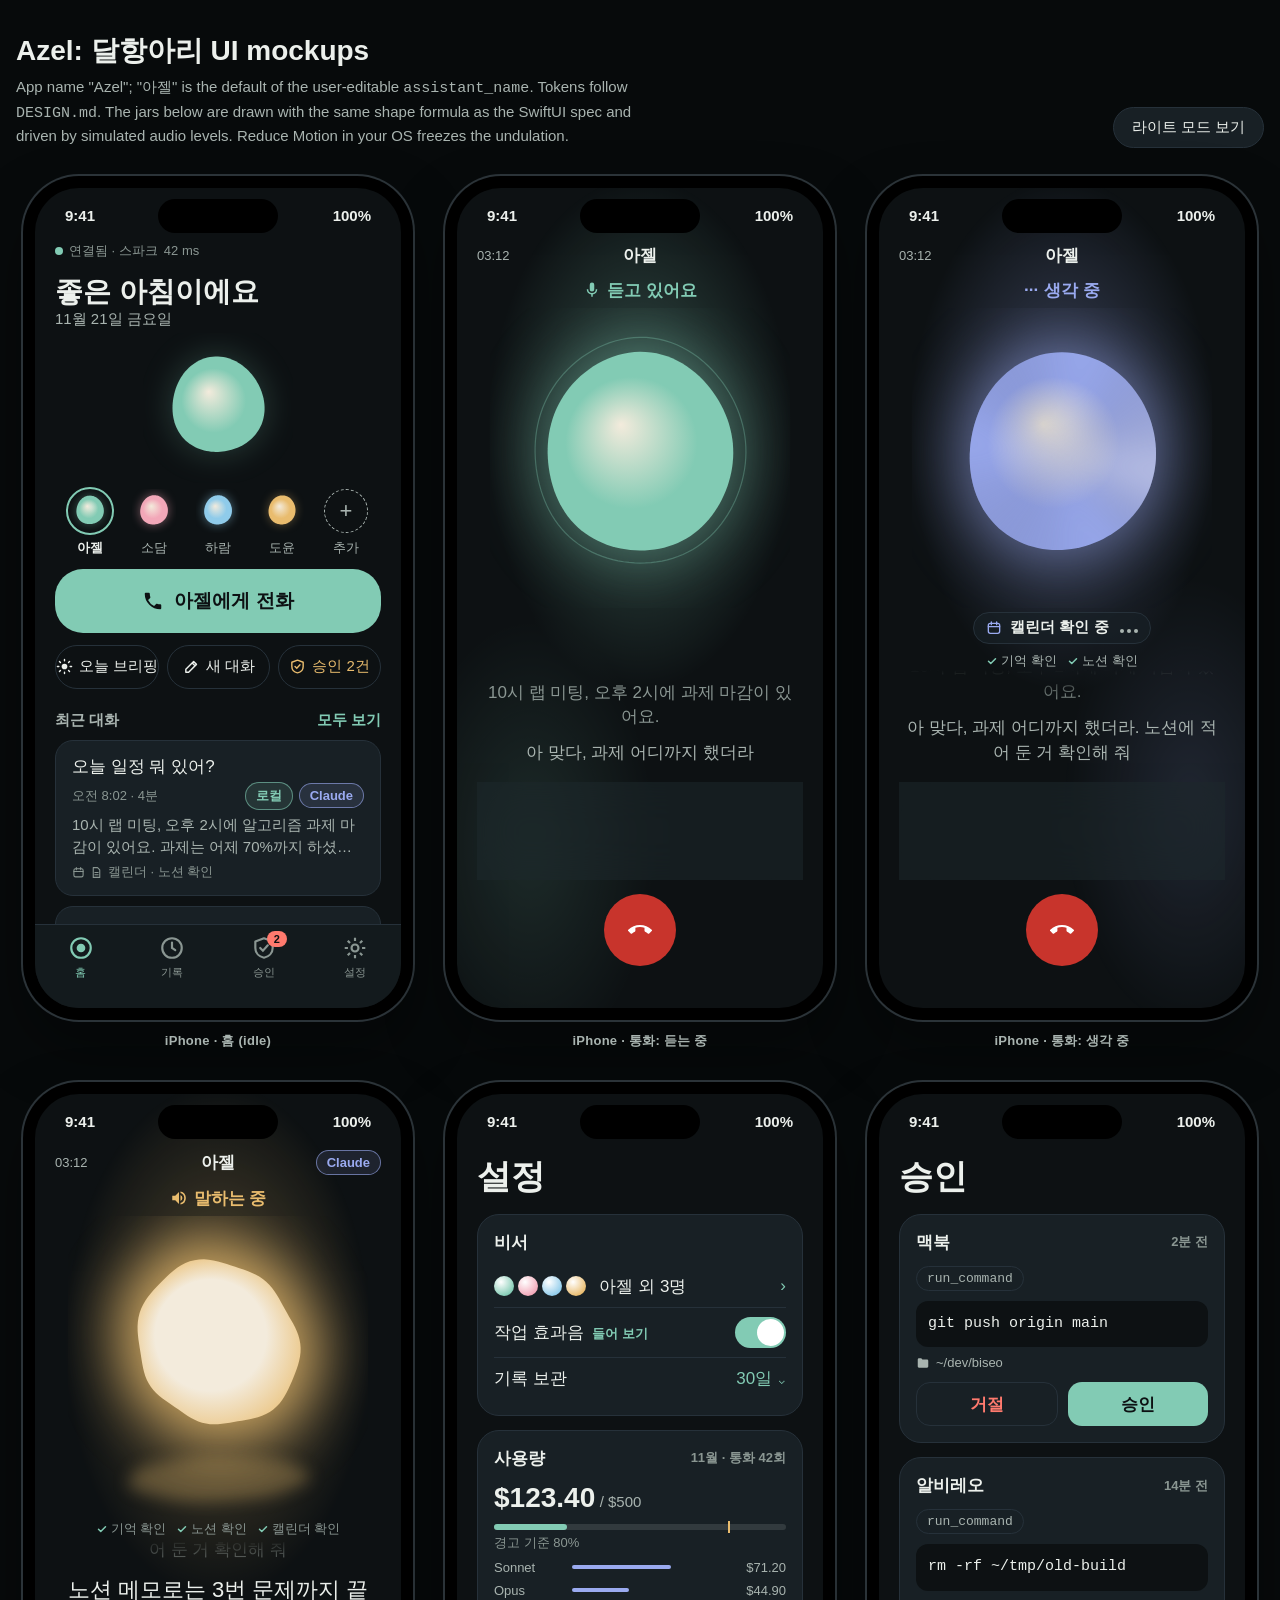
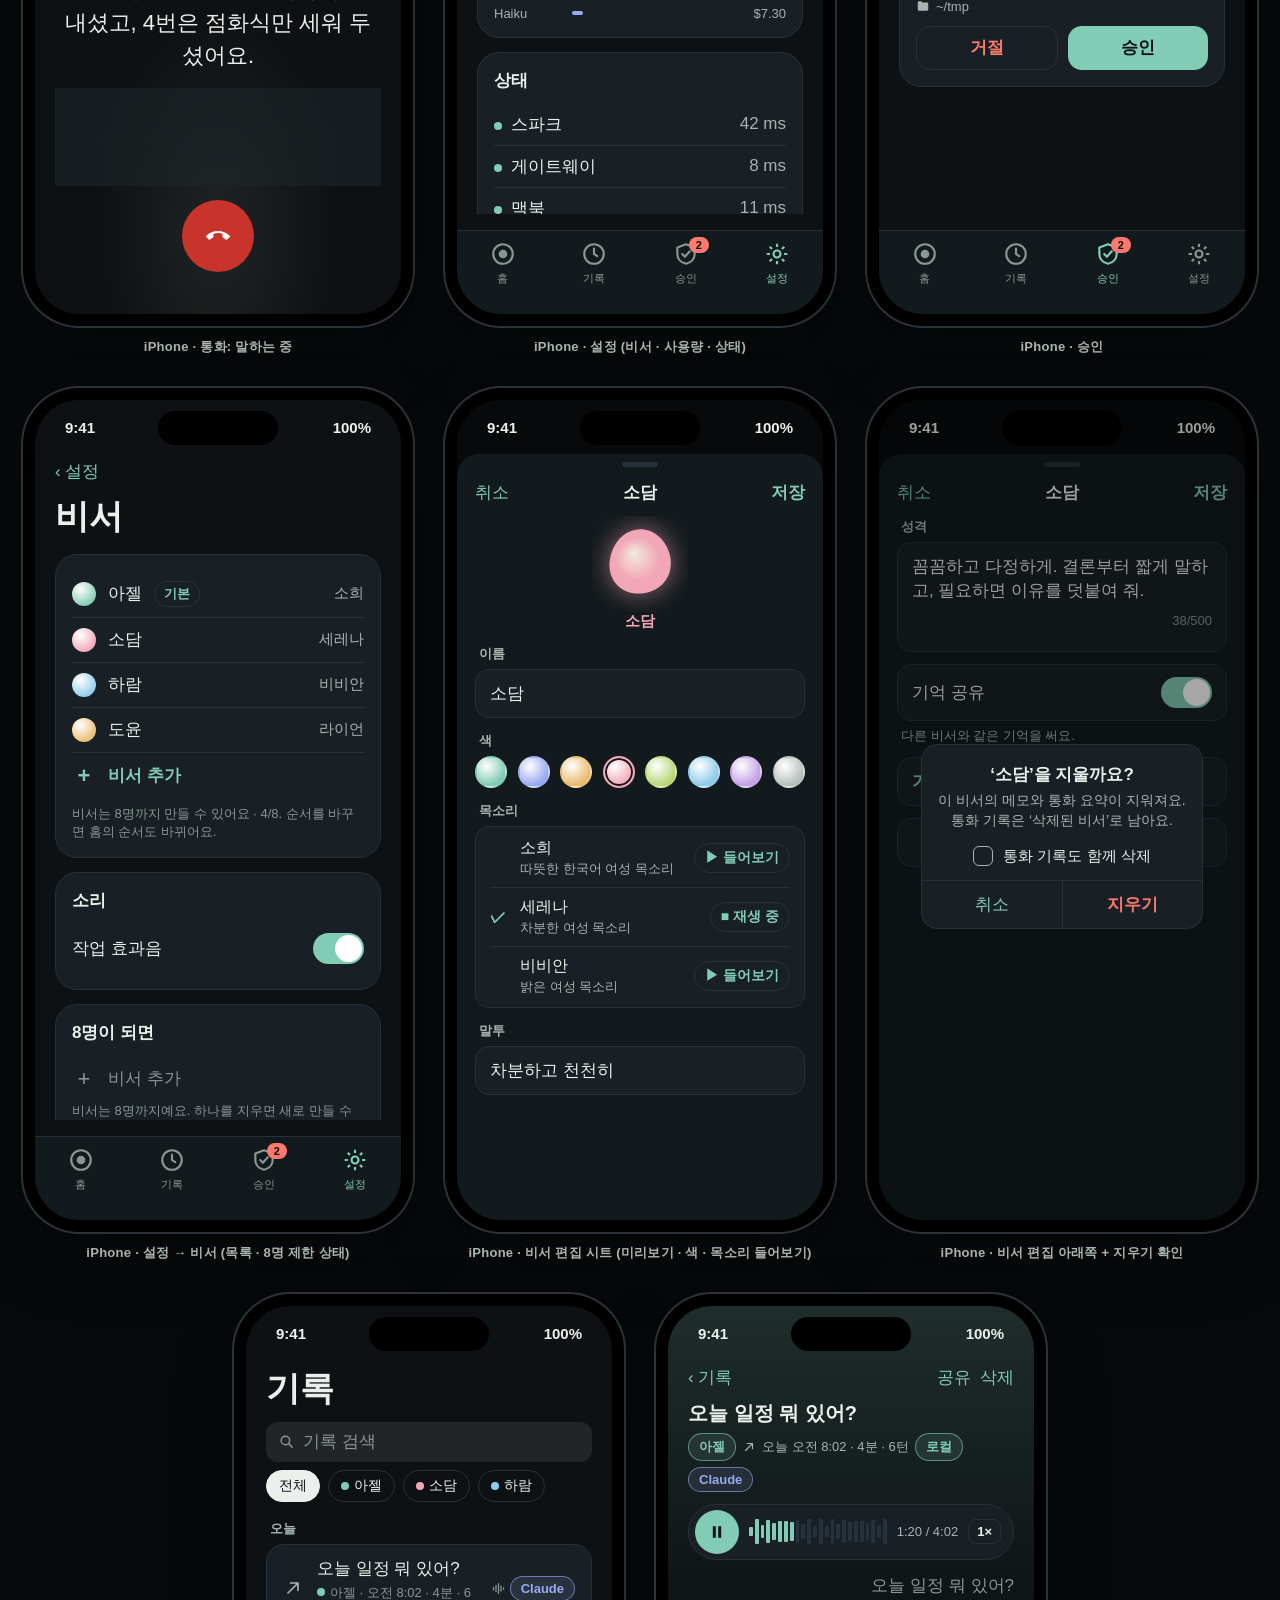
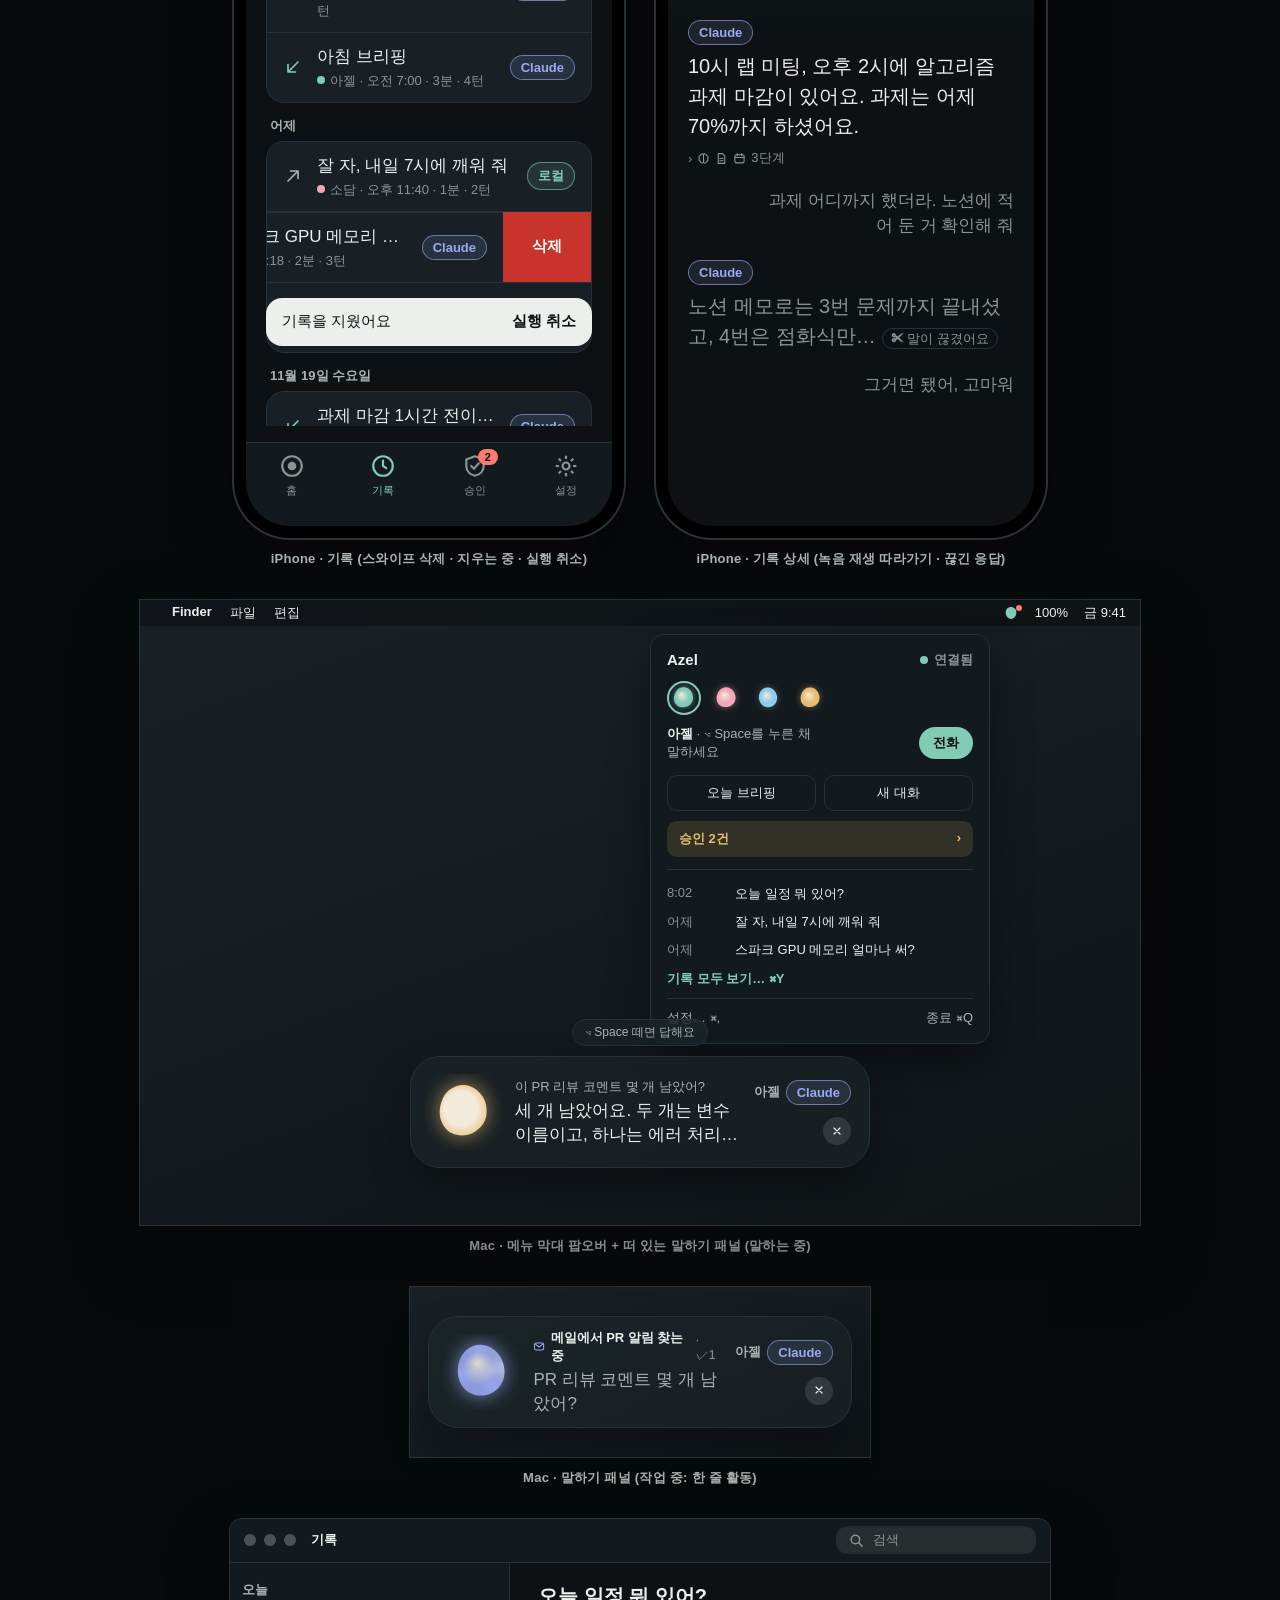
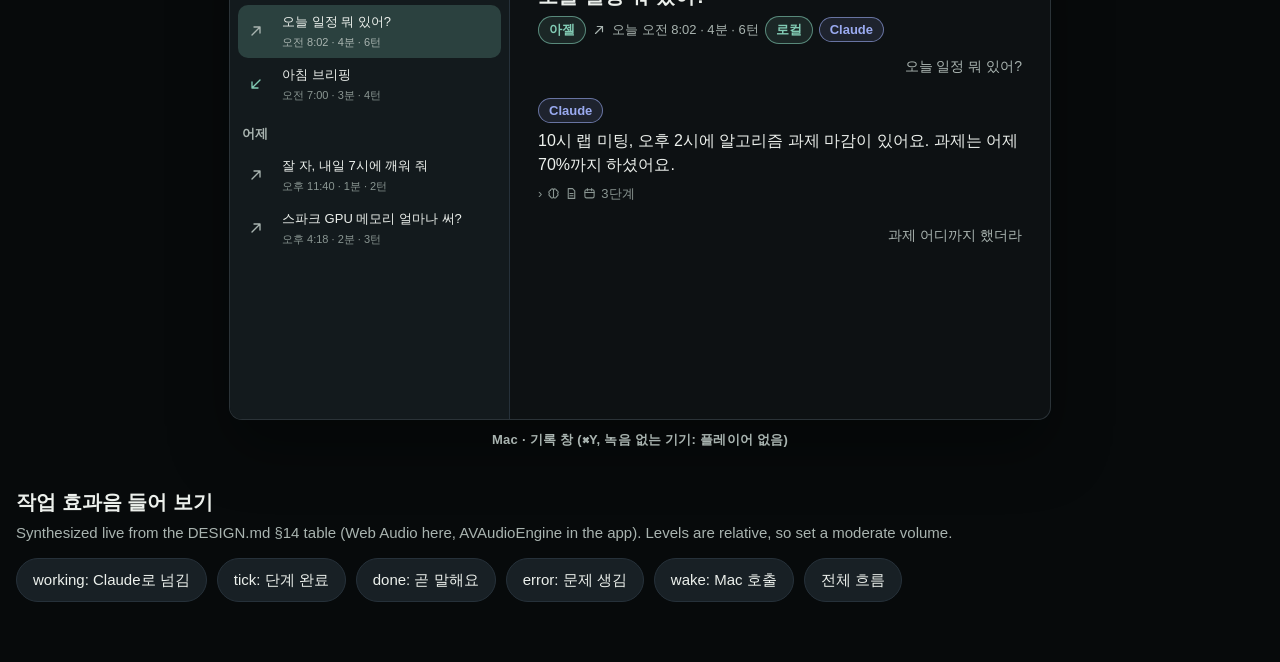
<file: assistant/design/mockups.html>
<!doctype html>
<html lang="ko">
<head>
<meta charset="utf-8">
<meta name="viewport" content="width=device-width, initial-scale=1">
<title>Azel Mockups</title>
<style>
/* Tokens: mirror DESIGN.md §2. Dark is the default. */
:root, [data-theme="dark"] {
  --bg:#0D1113; --bgRaised:#131A1D; --card:#182025; --stroke:#26313A;
  --text:#ECF0EC; --text2:#A9B4B0; --text3:#8A9692;
  --celadon:#82CBB4; --indigo:#9AAAF0; --porcelain:#F3EBDC; --amber:#E9BC6E;
  --danger:#FF7A6E; --hangup:#C8342C; --onAccent:#0D1113;
  --glazeCel:#82CBB4; --glazeInd:#9AAAF0; --glazeAmb:#E9BC6E;
  --material: rgba(30,40,45,.55); --page:#070A0B; --desk:#1a2126;
}
[data-theme="light"] {
  --bg:#F5F3EC; --bgRaised:#EFECE3; --card:#FFFFFF; --stroke:#DCD8CC;
  --text:#14191B; --text2:#4E5A56; --text3:#5F6B67;
  --celadon:#2C7663; --indigo:#4656B8; --porcelain:#FFFFFF; --amber:#8F5E12;
  --danger:#C2352B; --hangup:#C8342C; --onAccent:#FFFFFF;
  --glazeCel:#A8DCCB; --glazeInd:#B4BFF3; --glazeAmb:#F0CB86;
  --material: rgba(255,255,255,.6); --page:#E4E1D8; --desk:#cfd6d4;
}
* { box-sizing:border-box; margin:0; padding:0; }
body { background:var(--page); color:var(--text);
  font-family:-apple-system, BlinkMacSystemFont, "SF Pro Text", "Apple SD Gothic Neo", "Noto Sans KR", sans-serif;
  padding:32px 16px 64px; }
header.page { max-width:1320px; margin:0 auto 28px; display:flex; flex-wrap:wrap; gap:16px; align-items:end; justify-content:space-between; }
header.page h1 { font-size:28px; font-weight:600; }
header.page p { color:var(--text2); font-size:15px; margin-top:6px; max-width:640px; line-height:1.5; }
.toggle { font:inherit; font-size:15px; color:var(--text); background:var(--card); border:1px solid var(--stroke); border-radius:999px; padding:10px 18px; cursor:pointer; }
.grid { max-width:1320px; margin:0 auto; display:flex; flex-wrap:wrap; gap:32px; justify-content:center; }
figure { display:flex; flex-direction:column; align-items:center; gap:12px; }
figcaption { color:var(--text2); font-size:13px; font-weight:600; letter-spacing:.02em; }

/* iPhone frame */
.phone { width:390px; height:844px; border-radius:56px; padding:12px; background:#000; box-shadow:0 0 0 2px #2b3338, 0 30px 60px rgba(0,0,0,.35); flex:none; }
@media (max-width:440px){ .phone{ transform:scale(.82); transform-origin:top center; margin-bottom:-150px; } }
.screen { position:relative; width:100%; height:100%; border-radius:44px; overflow:hidden; background:var(--bg); display:flex; flex-direction:column; }
.statusbar { height:50px; flex:none; display:flex; justify-content:space-between; align-items:center; padding:6px 30px 0; font-size:15px; font-weight:600; position:relative; z-index:2; }
.island { position:absolute; left:50%; top:11px; transform:translateX(-50%); width:120px; height:34px; background:#000; border-radius:20px; }
.tabbar { flex:none; height:84px; display:flex; justify-content:space-around; padding:10px 0 20px; border-top:1px solid var(--stroke); background:var(--bgRaised); }
.tab { display:flex; flex-direction:column; align-items:center; gap:4px; font-size:11px; color:var(--text3); position:relative; }
.tab.on { color:var(--celadon); }
.tab svg { width:26px; height:26px; }
.badge { position:absolute; top:-4px; right:-10px; background:var(--danger); color:var(--onAccent); font-size:11px; font-weight:700; border-radius:9px; padding:2px 7px; }
.body { flex:1; overflow:hidden; padding:0 20px 16px; display:flex; flex-direction:column; position:relative; }
.body > * { flex-shrink:0; }
.body > .captions, .body > .stack, .body > .recent { flex-shrink:1; min-height:0; }
.call .jar { flex-shrink:1; }

/* Shared bits */
.foot { font-size:13px; color:var(--text3); }
.sub { font-size:15px; color:var(--text2); }
.dot { width:8px; height:8px; border-radius:50%; background:var(--celadon); display:inline-block; }
.dot.down { background:var(--danger); }
.chip { display:inline-flex; align-items:center; gap:4px; font-size:13px; font-weight:600; border-radius:999px; padding:4px 10px; border:1px solid; }
.chip.qwen { color:var(--celadon); border-color:color-mix(in srgb, var(--celadon) 60%, transparent); background:color-mix(in srgb, var(--celadon) 12%, transparent); }
.chip.claude { color:var(--indigo); border-color:color-mix(in srgb, var(--indigo) 60%, transparent); background:color-mix(in srgb, var(--indigo) 12%, transparent); }
.chip.tool { color:var(--text2); border-color:var(--stroke); font-family:ui-monospace, "SF Mono", Menlo, monospace; font-weight:500; }
.card { background:var(--card); border:1px solid var(--stroke); border-radius:22px; padding:16px; }
[data-theme="light"] .card { box-shadow:0 4px 12px rgba(0,0,0,.05); }
.card h2 { font-size:17px; font-weight:600; display:flex; justify-content:space-between; align-items:center; margin-bottom:12px; }
.card h2 small { font-size:13px; font-weight:600; color:var(--celadon); }
.row { display:flex; justify-content:space-between; align-items:center; font-size:17px; padding:9px 0; border-top:1px solid var(--stroke); gap:12px; }
.row:first-of-type { border-top:none; }
.row .v { color:var(--text2); font-variant-numeric:tabular-nums; }
.row .menu { color:var(--celadon); }
.num { font-variant-numeric:tabular-nums; }
canvas.jar { display:block; }

/* Home */
.greet { font-size:28px; font-weight:600; margin-top:14px; line-height:1.3; }
.callbtn { display:flex; align-items:center; justify-content:center; gap:10px; height:64px; border-radius:28px; background:var(--celadon); color:var(--onAccent); font-size:19px; font-weight:600; border:none; width:100%; }
.quick { display:flex; gap:8px; margin-top:12px; }
.quick span { flex:1; display:flex; justify-content:center; align-items:center; gap:6px; height:44px; border:1px solid var(--stroke); border-radius:999px; font-size:15px; color:var(--text); white-space:nowrap; }
.recent { margin-top:22px; }
.recent h2 { font-size:15px; font-weight:600; color:var(--text2); margin-bottom:10px; }
.recent .card { padding:14px 16px; margin-bottom:10px; border-radius:18px; }
.recent .meta { display:flex; align-items:center; gap:6px; margin-top:4px; }
.recent .meta .foot { margin-right:auto; }
.recent .me { color:var(--text); font-size:17px; font-weight:500; white-space:nowrap; overflow:hidden; text-overflow:ellipsis; }
.recent .ai { font-size:15px; color:var(--text2); line-height:1.45; margin-top:4px; display:-webkit-box; -webkit-line-clamp:2; -webkit-box-orient:vertical; overflow:hidden; }

/* Call */
.call .glaze { position:absolute; inset:0; opacity:.35; pointer-events:none; }
.call[data-state="listening"] .glaze { background:radial-gradient(60% 45% at 50% 30%, var(--celadon), transparent 70%), radial-gradient(50% 40% at 20% 80%, color-mix(in srgb,var(--celadon) 40%, transparent), transparent 70%); }
.call[data-state="thinking"] .glaze { background:radial-gradient(60% 45% at 50% 30%, var(--indigo), transparent 70%), radial-gradient(50% 40% at 85% 75%, color-mix(in srgb,var(--indigo) 40%, transparent), transparent 70%); }
.call[data-state="speaking"] .glaze { background:radial-gradient(60% 45% at 50% 30%, var(--amber), transparent 70%), radial-gradient(50% 40% at 50% 90%, color-mix(in srgb,var(--porcelain) 25%, transparent), transparent 70%); }
.calltop { display:grid; grid-template-columns:1fr auto 1fr; align-items:center; padding:6px 0; position:relative; }
.calltop .t { font-size:13px; color:var(--text2); font-variant-numeric:tabular-nums; }
.calltop .n { font-size:17px; font-weight:600; }
.calltop .r { justify-self:end; }
.statelabel { text-align:center; font-size:17px; font-weight:600; margin-top:6px; display:flex; justify-content:center; align-items:center; gap:6px; position:relative; }
.call[data-state="listening"] .statelabel { color:var(--celadon); }
.call[data-state="thinking"] .statelabel { color:var(--indigo); }
.call[data-state="speaking"] .statelabel { color:var(--amber); }
.jarwrap { display:flex; justify-content:center; position:relative; }
.captions { flex:1; display:flex; flex-direction:column; justify-content:flex-end; text-align:center; gap:10px; padding:0 4px 16px; position:relative;
  -webkit-mask-image:linear-gradient(transparent, #000 30%); mask-image:linear-gradient(transparent, #000 30%); }
.captions .old { color:var(--text3); font-size:17px; line-height:1.45; }
.captions .me { color:var(--text2); font-size:17px; line-height:1.5; }
.captions .ai { font-size:22px; font-weight:500; line-height:1.5; }
.dock { display:flex; justify-content:space-between; padding:12px 14px 10px; border-radius:40px; background:var(--material); backdrop-filter:blur(20px); -webkit-backdrop-filter:blur(20px); border:1px solid var(--stroke); position:relative; }
.ctl { display:flex; flex-direction:column; align-items:center; gap:5px; font-size:12px; color:var(--text2); }
.ctl i { width:52px; height:52px; border-radius:50%; display:grid; place-items:center; background:color-mix(in srgb, var(--text) 10%, transparent); color:var(--text); }
.ctl.on i { background:var(--amber); color:#14191B; }
.ctl svg, .hang svg { width:24px; height:24px; }
.hang { width:72px; height:72px; border-radius:50%; background:var(--hangup); color:#fff; display:grid; place-items:center; margin:14px auto 26px; position:relative; }

/* Activity (DESIGN.md §13) */
.activity { display:flex; flex-direction:column; align-items:center; gap:8px; margin-top:4px; position:relative; min-height:0; }
.step { display:inline-flex; align-items:center; gap:8px; height:32px; padding:0 12px; border-radius:999px; font-size:15px; font-weight:600;
  background:color-mix(in srgb, var(--card) 70%, transparent); border:1px solid var(--stroke); }
.step svg { width:16px; height:16px; color:var(--indigo); flex:none; }
.ell i { display:inline-block; width:4px; height:4px; border-radius:50%; background:var(--text2); margin-left:3px; animation:ell 1.2s infinite; }
.ell i:nth-child(2){ animation-delay:.2s } .ell i:nth-child(3){ animation-delay:.4s }
@keyframes ell { 0%,100%{opacity:.2} 40%{opacity:1} }
@media (prefers-reduced-motion: reduce){ .ell i{ animation:none; opacity:.7 } }
.trail { font-size:13px; color:var(--text2); display:flex; gap:10px; align-items:center; white-space:nowrap; }
.trail span { display:inline-flex; align-items:center; gap:3px; }
.trail svg { width:12px; height:12px; color:var(--celadon); }
.trail.dim { color:var(--text3); }
.recent .steps { display:flex; align-items:center; gap:5px; font-size:13px; color:var(--text3); margin-top:6px; }
.recent .steps svg { width:13px; height:13px; }
.switch { width:51px; height:31px; border-radius:16px; background:var(--celadon); position:relative; flex:none; }
.switch::after { content:""; position:absolute; right:2px; top:2px; width:27px; height:27px; border-radius:50%; background:#fff; }
.earcons { max-width:1320px; margin:40px auto 0; }
.earcons h2 { font-size:20px; font-weight:600; }
.earcons p { color:var(--text2); font-size:15px; margin:6px 0 14px; line-height:1.5; }
.earcons .btnrow { display:flex; flex-wrap:wrap; gap:10px; }
.earcons button { font:inherit; font-size:15px; color:var(--text); background:var(--card); border:1px solid var(--stroke); border-radius:999px; padding:10px 16px; cursor:pointer; min-height:44px; }
.earcons button:focus-visible, .toggle:focus-visible { outline:2px solid var(--celadon); outline-offset:2px; }
.pttdesk { width:min(560px,100%); height:170px; display:grid; place-items:center; position:relative;
  background:linear-gradient(160deg, var(--desk), color-mix(in srgb, var(--desk) 60%, #000)); box-shadow:0 0 0 1px #2b3338; }
.pttdesk .ptt { position:static; transform:none; }
.ptt .act { display:flex; align-items:center; gap:5px; font-size:13px; font-weight:600; }
.ptt .act svg { width:13px; height:13px; color:var(--indigo); }

/* History (DESIGN.md §15) */
.search { display:flex; align-items:center; gap:8px; height:40px; border-radius:12px; padding:0 12px; background:color-mix(in srgb, var(--text) 9%, transparent); color:var(--text3); font-size:17px; margin-bottom:8px; }
.search svg { width:17px; height:17px; }
.day { font-size:13px; font-weight:600; color:var(--text2); margin:14px 4px 6px; }
.hlist { background:var(--card); border:1px solid var(--stroke); border-radius:18px; overflow:hidden; }
.hrow { display:grid; grid-template-columns:24px 1fr auto; gap:4px 10px; align-items:center; padding:12px 16px; border-top:1px solid var(--stroke); position:relative; }
.hrow:first-child { border-top:none; }
.hrow > svg { width:20px; height:20px; color:var(--text2); grid-row:span 2; }
.hrow > svg.in { color:var(--celadon); }
.hrow .ht { font-size:17px; white-space:nowrap; overflow:hidden; text-overflow:ellipsis; }
.hrow .hm { font-size:13px; color:var(--text3); grid-column:2; font-variant-numeric:tabular-nums; }
.hrow .hc { grid-row:1 / span 2; grid-column:3; display:flex; gap:4px; align-items:center; color:var(--text3); }
.hrow .hc svg { width:15px; height:15px; }
.hrow.deleting .ht, .hrow.deleting > svg { color:var(--text3); }
.hrow.swiped { transform:translateX(-88px); background:var(--card); }
.swipe-del { position:absolute; right:0; top:0; bottom:0; width:88px; background:var(--hangup); color:#fff; display:grid; place-items:center; font-size:15px; font-weight:600; }
.hwrap { position:relative; }
.toast { position:absolute; left:20px; right:20px; bottom:96px; height:48px; border-radius:16px; background:var(--text); color:var(--bg); display:flex; align-items:center; justify-content:space-between; padding:0 16px; font-size:15px; }
.toast b { color:var(--bg); font-weight:700; }
.detail { background:linear-gradient(180deg, color-mix(in srgb, var(--glazeCel) 15%, var(--bg)), var(--bg) 40%); }
.nav { display:flex; justify-content:space-between; align-items:center; height:44px; color:var(--celadon); font-size:17px; }
.dh { font-size:20px; font-weight:600; line-height:1.35; }
.dm { display:flex; align-items:center; gap:6px; font-size:13px; color:var(--text2); margin:6px 0 12px; flex-wrap:wrap; }
.dm svg { width:14px; height:14px; }
.player { display:flex; align-items:center; gap:10px; height:56px; padding:0 12px 0 6px; border-radius:28px; background:var(--card); border:1px solid var(--stroke); margin-bottom:14px; }
.player .pp { width:44px; height:44px; border-radius:50%; background:var(--celadon); color:var(--onAccent); display:grid; place-items:center; flex:none; }
.player .pp svg { width:20px; height:20px; }
.wavebar { flex:1; display:flex; align-items:center; gap:2px; height:28px; }
.wavebar i { flex:1; border-radius:1px; background:var(--stroke); }
.wavebar i.p { background:var(--celadon); }
.player .tm { font-size:13px; color:var(--text2); font-variant-numeric:tabular-nums; white-space:nowrap; }
.player .sp { font-size:13px; font-weight:600; color:var(--text); border:1px solid var(--stroke); border-radius:8px; padding:4px 8px; }
.tx { display:flex; flex-direction:column; gap:22px; overflow:hidden; }
.tx .u { align-self:flex-end; max-width:80%; text-align:right; color:var(--text3); font-size:17px; line-height:1.45; }
.tx .a { color:var(--text3); font-size:20px; line-height:1.5; }
.tx .now { color:var(--text); }
.tx .u.now { color:var(--text2); }
.tx .am { display:flex; gap:6px; align-items:center; margin-bottom:6px; }
.tx .steps { display:flex; align-items:center; gap:5px; font-size:13px; color:var(--text3); margin-top:8px; }
.tx .steps svg { width:13px; height:13px; }
.cut { font-size:13px; color:var(--text3); border:1px solid var(--stroke); border-radius:999px; padding:2px 8px; margin-left:6px; white-space:nowrap; }
.macwin { width:min(820px,100%); height:500px; border-radius:12px; overflow:hidden; display:grid; grid-template-columns:280px 1fr; grid-template-rows:44px 1fr; background:var(--bg); box-shadow:0 0 0 1px #2b3338, 0 30px 60px rgba(0,0,0,.35); }
.macwin .tb { grid-column:1 / span 2; display:flex; align-items:center; gap:8px; padding:0 14px; background:var(--bgRaised); border-bottom:1px solid var(--stroke); font-size:13px; font-weight:600; }
.macwin .tb i { width:12px; height:12px; border-radius:50%; background:#4a5258; display:inline-block; }
.macwin .tb .s { margin-left:auto; width:200px; height:28px; margin-bottom:0; font-size:13px; font-weight:400; }
.macwin aside { background:var(--bgRaised); border-right:1px solid var(--stroke); padding:4px 8px; overflow:hidden; }
.macwin aside .hrow { border-radius:10px; border:none; padding:8px 10px; }
.macwin aside .hrow.sel { background:color-mix(in srgb, var(--celadon) 22%, transparent); }
.macwin aside .hrow.sel .hm, .macwin aside .hrow.sel > svg { color:var(--text2); }
.macwin aside .ht { font-size:13px; } .macwin aside .hm { font-size:11px; }
.macwin aside .hrow > svg { width:16px; height:16px; }
.macwin section { padding:20px 28px; overflow:hidden; }
.macwin .tx .a { font-size:16px; } .macwin .tx .u { font-size:14px; }

/* Personas (DESIGN.md §17): --pg glaze, --pa accent */
.t-celadon { --pg:#82CBB4; --pa:#82CBB4; } [data-theme="light"] .t-celadon { --pg:#A8DCCB; --pa:#2C7663; }
.t-indigo { --pg:#9AAAF0; --pa:#9AAAF0; } [data-theme="light"] .t-indigo { --pg:#B4BFF3; --pa:#4656B8; }
.t-amber { --pg:#E9BC6E; --pa:#E9BC6E; } [data-theme="light"] .t-amber { --pg:#F0CB86; --pa:#8F5E12; }
.t-azalea { --pg:#F2A7B8; --pa:#F2A7B8; } [data-theme="light"] .t-azalea { --pg:#F6C1CD; --pa:#A63D5A; }
.t-sprout { --pg:#B9D77A; --pa:#B9D77A; } [data-theme="light"] .t-sprout { --pg:#CDE39C; --pa:#55721C; }
.t-sky { --pg:#8FCBEA; --pa:#8FCBEA; } [data-theme="light"] .t-sky { --pg:#B3DCF1; --pa:#28698C; }
.t-plum { --pg:#C4A2E6; --pa:#C4A2E6; } [data-theme="light"] .t-plum { --pg:#D6BEEE; --pa:#6E4A9A; }
.t-ash { --pg:#B8C0BD; --pa:#B8C0BD; } [data-theme="light"] .t-ash { --pg:#CDD3D1; --pa:#56605D; }
.prow { display:flex; gap:12px; justify-content:center; margin:2px 0 12px; }
.pm { display:flex; flex-direction:column; align-items:center; gap:4px; font-size:13px; color:var(--text2); width:52px; }
.pm .po { width:48px; height:48px; border-radius:50%; border:2px solid transparent; display:grid; place-items:center; }
.pm.sel { color:var(--text); font-weight:600; } .pm.sel .po { border-color:var(--pa); }
.pm.add .po { border:1.5px dashed var(--text2); color:var(--text2); font-size:22px; width:44px; height:44px; margin:2px; }
.callbtn.persona { background:var(--pa); }
.chip.pchip { color:var(--pa); border-color:color-mix(in srgb, var(--pa) 60%, transparent); background:color-mix(in srgb, var(--pa) 12%, transparent); }
.pdot { width:24px; height:24px; border-radius:50%; flex:none; background:radial-gradient(circle at 35% 30%, #fff, var(--pg) 75%); }
.pd { width:8px; height:8px; border-radius:50%; background:var(--pa); display:inline-block; margin-right:5px; vertical-align:1px; }
.prow2 { display:flex; align-items:center; gap:12px; padding:10px 0; border-top:1px solid var(--stroke); font-size:17px; }
.prow2:first-of-type { border-top:none; }
.prow2 .v { margin-left:auto; color:var(--text2); font-size:15px; }
.basic { font-size:13px; font-weight:600; color:var(--celadon); border:1px solid var(--stroke); border-radius:999px; padding:3px 9px; }
.fchips { display:flex; gap:8px; margin:0 0 4px; overflow:hidden; }
.fchips > span { display:inline-flex; align-items:center; height:32px; padding:0 12px; border-radius:999px; border:1px solid var(--stroke); font-size:14px; white-space:nowrap; color:var(--text); }
.fchips > span.on { background:var(--text); color:var(--bg); border-color:var(--text); }
.sheetbg { position:absolute; inset:0; background:rgba(0,0,0,.45); }
.sheet { position:absolute; left:0; right:0; top:54px; bottom:0; background:var(--bgRaised); border-radius:22px 22px 0 0; padding:8px 18px 20px; display:flex; flex-direction:column; gap:12px; overflow:hidden; }
.grab { width:36px; height:5px; border-radius:3px; background:var(--stroke); margin:0 auto 2px; flex:none; }
.stb { display:flex; justify-content:space-between; align-items:center; font-size:17px; flex:none; }
.stb .c { color:var(--celadon); } .stb .s { color:var(--celadon); font-weight:600; } .stb b { font-weight:600; }
.field { background:var(--card); border:1px solid var(--stroke); border-radius:14px; padding:12px 14px; font-size:17px; flex:none; }
.flabel { font-size:13px; font-weight:600; color:var(--text2); margin:2px 4px -6px; flex:none; }
.swatches { display:grid; grid-template-columns:repeat(8, 32px); justify-content:space-between; flex:none; }
.sw { width:32px; height:32px; border-radius:50%; background:radial-gradient(circle at 35% 30%, #fff, var(--pg) 70%); border:2px solid transparent; position:relative; }
.sw.on { border-color:var(--pa); box-shadow:0 0 0 2px var(--bgRaised) inset; }
.vrow { display:flex; align-items:center; gap:10px; padding:9px 0; border-top:1px solid var(--stroke); font-size:16px; }
.vrow:first-child { border-top:none; }
.vrow .chk { width:20px; color:var(--celadon); font-weight:700; }
.vrow .play { margin-left:auto; display:inline-flex; align-items:center; gap:4px; font-size:14px; font-weight:600; color:var(--celadon); border:1px solid var(--stroke); border-radius:999px; padding:5px 10px; }
.alert { position:absolute; left:42px; right:42px; top:42%; background:var(--card); border:1px solid var(--stroke); border-radius:16px; text-align:center; overflow:hidden; z-index:3; }
.alert h3 { font-size:17px; font-weight:600; padding:18px 16px 4px; }
.alert p { font-size:14px; color:var(--text2); padding:0 16px 16px; line-height:1.45; }
.alert .ab { display:grid; grid-template-columns:1fr 1fr; border-top:1px solid var(--stroke); }
.alert .ab span { padding:12px; font-size:17px; color:var(--celadon); }
.alert .ab span + span { border-left:1px solid var(--stroke); color:var(--danger); font-weight:600; }
.mrow { display:flex; gap:8px; align-items:center; }
.mrow .po { width:34px; height:34px; border-radius:50%; border:2px solid transparent; display:grid; place-items:center; }
.mrow .sel .po { border-color:var(--pa); }

/* Settings / approvals lists */
.title { font-size:34px; font-weight:700; margin:10px 0 14px; }
.stack { display:flex; flex-direction:column; gap:14px; overflow:hidden; }
.bar { height:6px; border-radius:3px; background:color-mix(in srgb, var(--text) 12%, transparent); position:relative; margin:10px 0 4px; }
.bar b { position:absolute; inset:0 auto 0 0; border-radius:3px; background:var(--celadon); }
.bar .tick { position:absolute; top:-3px; width:2px; height:12px; background:var(--amber); }
.big { font-size:28px; font-weight:600; font-variant-numeric:tabular-nums; }
.mini { display:grid; grid-template-columns:70px 1fr 64px; gap:8px; align-items:center; font-size:13px; color:var(--text2); margin-top:8px; }
.mini .b { height:4px; border-radius:2px; background:var(--indigo); }
.mini span:last-child { text-align:right; font-variant-numeric:tabular-nums; }
.code { font-family:ui-monospace, "SF Mono", Menlo, monospace; font-size:15px; background:var(--bg); border-radius:12px; padding:12px; margin:10px 0 8px; white-space:pre; overflow:hidden; line-height:1.5; }
.btns { display:flex; gap:10px; margin-top:12px; }
.btns span { flex:1; height:44px; border-radius:14px; display:grid; place-items:center; font-size:17px; font-weight:600; }
.btns .no { border:1px solid var(--stroke); color:var(--danger); }
.btns .yes { background:var(--celadon); color:var(--onAccent); }

/* Mac */
.mac { width:min(1000px, 100%); aspect-ratio:16/10; overflow:hidden; position:relative; box-shadow:0 0 0 1px #2b3338, 0 30px 60px rgba(0,0,0,.35);
  background:linear-gradient(160deg, var(--desk), color-mix(in srgb, var(--desk) 60%, #000)); }
.menubar { height:26px; display:flex; align-items:center; justify-content:flex-end; gap:16px; padding:4px 14px; font-size:13px; background:color-mix(in srgb, var(--bg) 70%, transparent); backdrop-filter:blur(20px); }
.menubar .left { margin-right:auto; display:flex; gap:18px; font-weight:600; }
.menubar .mine { position:relative; color:var(--celadon); display:flex; }
.menubar .mine::after { content:""; position:absolute; right:-3px; top:0; width:6px; height:6px; border-radius:50%; background:var(--danger); }
.popover { position:absolute; right:150px; top:34px; width:340px; background:var(--bgRaised); border:1px solid var(--stroke); border-radius:14px; padding:16px; box-shadow:0 20px 40px rgba(0,0,0,.35); font-size:13px; }
.popover .hd { display:flex; justify-content:space-between; align-items:center; font-size:15px; font-weight:600; }
.popover .hero { display:flex; gap:12px; align-items:center; margin:14px 0; }
.popover .pbtn { margin-left:auto; background:var(--celadon); color:var(--onAccent); border-radius:999px; padding:7px 14px; font-weight:600; font-size:13px; white-space:nowrap; }
.popover .q { display:grid; grid-template-columns:1fr 1fr; gap:8px; }
.popover .q span { border:1px solid var(--stroke); border-radius:10px; padding:8px; text-align:center; }
.popover .appr { margin-top:10px; padding:9px 12px; border-radius:10px; background:color-mix(in srgb, var(--amber) 14%, transparent); color:var(--amber); font-weight:600; display:flex; justify-content:space-between; }
.popover .rec { margin-top:12px; border-top:1px solid var(--stroke); padding-top:10px; }
.popover .rec div { display:flex; gap:10px; padding:5px 0; color:var(--text); }
.popover .rec div span:first-child { color:var(--text3); width:58px; flex:none; font-variant-numeric:tabular-nums; }
.popover .rec div span:last-child { white-space:nowrap; overflow:hidden; text-overflow:ellipsis; }
.popover .ft { display:flex; justify-content:space-between; margin-top:10px; padding-top:10px; border-top:1px solid var(--stroke); color:var(--text2); }
.ptt { position:absolute; left:50%; bottom:9%; transform:translateX(-50%); width:460px; max-width:92%; height:112px; border-radius:30px; background:var(--material); backdrop-filter:blur(24px); -webkit-backdrop-filter:blur(24px);
  border:1px solid var(--stroke); display:flex; align-items:center; gap:14px; padding:12px 18px 12px 14px; box-shadow:0 20px 40px rgba(0,0,0,.3); }
.ptt .cap { flex:1; min-width:0; }
.ptt .cap .me { font-size:13px; color:var(--text2); white-space:nowrap; overflow:hidden; text-overflow:ellipsis; }
.ptt .cap .ai { font-size:17px; font-weight:500; line-height:1.4; margin-top:3px; display:-webkit-box; -webkit-line-clamp:2; -webkit-box-orient:vertical; overflow:hidden; }
.ptt .side { display:flex; flex-direction:column; align-items:flex-end; gap:12px; }
.ptt .x { width:28px; height:28px; border-radius:50%; background:color-mix(in srgb, var(--text) 12%, transparent); display:grid; place-items:center; }
.keyhint { position:absolute; left:50%; bottom:calc(9% + 122px); transform:translateX(-50%); font-size:12px; color:var(--text2); background:var(--material); border:1px solid var(--stroke); border-radius:999px; padding:4px 12px; backdrop-filter:blur(10px); white-space:nowrap; }
</style>
</head>
<body>
<header class="page">
  <div>
    <h1>Azel: 달항아리 UI mockups</h1>
    <p>App name "Azel"; "아젤" is the default of the user-editable <code>assistant_name</code>. Tokens follow <code>DESIGN.md</code>. The jars below are drawn with the same shape formula as the SwiftUI spec and driven by simulated audio levels. Reduce Motion in your OS freezes the undulation.</p>
  </div>
  <button class="toggle" id="theme" aria-pressed="false">라이트 모드 보기</button>
</header>

<svg width="0" height="0" style="position:absolute">
  <symbol id="i-phone" viewBox="0 0 24 24"><path fill="currentColor" d="M6.6 10.8a15.1 15.1 0 0 0 6.6 6.6l2.2-2.2c.3-.3.7-.4 1-.2 1.1.4 2.3.6 3.6.6.6 0 1 .4 1 1V20c0 .6-.4 1-1 1A17 17 0 0 1 3 4c0-.6.4-1 1-1h3.5c.6 0 1 .4 1 1 0 1.2.2 2.4.6 3.6.1.3 0 .7-.2 1z"/></symbol>
  <symbol id="i-down" viewBox="0 0 24 24"><path fill="currentColor" d="M12 9c-1.6 0-3.2.3-4.6.7v3.1c0 .4-.2.7-.6.9-1 .5-1.9 1.1-2.7 1.8-.2.2-.4.3-.7.3s-.5-.1-.7-.3L.3 13.1A1 1 0 0 1 0 12.4c0-.3.1-.5.3-.7C3.4 8.8 7.5 7 12 7s8.6 1.8 11.7 4.7c.2.2.3.4.3.7s-.1.5-.3.7l-2.5 2.4c-.2.2-.4.3-.7.3s-.5-.1-.7-.3c-.8-.7-1.7-1.3-2.7-1.8-.3-.2-.6-.5-.6-.9V9.7C15.2 9.3 13.6 9 12 9z"/></symbol>
  <symbol id="i-mic" viewBox="0 0 24 24"><path fill="currentColor" d="M12 14a3 3 0 0 0 3-3V5a3 3 0 0 0-6 0v6a3 3 0 0 0 3 3zm5-3a5 5 0 0 1-10 0H5a7 7 0 0 0 6 6.9V21h2v-3.1A7 7 0 0 0 19 11z"/></symbol>
  <symbol id="i-spk" viewBox="0 0 24 24"><path fill="currentColor" d="M3 9v6h4l5 5V4L7 9zm13.5 3A4.5 4.5 0 0 0 14 8v8a4.5 4.5 0 0 0 2.5-4zM14 3.2v2.1a7 7 0 0 1 0 13.4v2.1a9 9 0 0 0 0-17.6z"/></symbol>
  <symbol id="i-route" viewBox="0 0 24 24"><path fill="none" stroke="currentColor" stroke-width="2" stroke-linecap="round" d="M5 17a9 9 0 1 1 14 0M8 14.5a5 5 0 1 1 8 0"/><path fill="currentColor" d="M12 13l5 8H7z"/></symbol>
  <symbol id="i-rec" viewBox="0 0 24 24"><circle cx="12" cy="12" r="9" fill="none" stroke="currentColor" stroke-width="2"/><circle cx="12" cy="12" r="4.5" fill="currentColor"/></symbol>
  <symbol id="i-pause" viewBox="0 0 24 24"><path fill="currentColor" d="M7 5h3.5v14H7zm6.5 0H17v14h-3.5z"/></symbol>
  <symbol id="i-home" viewBox="0 0 24 24"><circle cx="12" cy="12" r="9" fill="none" stroke="currentColor" stroke-width="2"/><circle cx="12" cy="12" r="4" fill="currentColor"/></symbol>
  <symbol id="i-shield" viewBox="0 0 24 24"><path fill="none" stroke="currentColor" stroke-width="2" stroke-linejoin="round" d="M12 3l8 3v6c0 4.5-3.4 8-8 9-4.6-1-8-4.5-8-9V6z"/><path fill="none" stroke="currentColor" stroke-width="2" stroke-linecap="round" d="M8.5 12l2.5 2.5 4.5-5"/></symbol>
  <symbol id="i-gear" viewBox="0 0 24 24"><circle cx="12" cy="12" r="3.2" fill="none" stroke="currentColor" stroke-width="2"/><path fill="none" stroke="currentColor" stroke-width="2" d="M12 2.5v3M12 18.5v3M2.5 12h3M18.5 12h3M5.3 5.3l2.1 2.1M16.6 16.6l2.1 2.1M5.3 18.7l2.1-2.1M16.6 7.4l2.1-2.1"/></symbol>
  <symbol id="i-sun" viewBox="0 0 24 24"><circle cx="12" cy="12" r="4" fill="currentColor"/><path stroke="currentColor" stroke-width="2" stroke-linecap="round" d="M12 2v2M12 20v2M2 12h2M20 12h2M4.9 4.9l1.4 1.4M17.7 17.7l1.4 1.4M4.9 19.1l1.4-1.4M17.7 6.3l1.4-1.4"/></symbol>
  <symbol id="i-pen" viewBox="0 0 24 24"><path fill="none" stroke="currentColor" stroke-width="2" stroke-linejoin="round" d="M4 20h4L19 9l-4-4L4 16zM13 7l4 4"/></symbol>
  <symbol id="i-x" viewBox="0 0 24 24"><path stroke="currentColor" stroke-width="2.4" stroke-linecap="round" d="M6 6l12 12M18 6L6 18"/></symbol>
  <symbol id="i-folder" viewBox="0 0 24 24"><path fill="currentColor" d="M3 6a2 2 0 0 1 2-2h4l2 2h8a2 2 0 0 1 2 2v10a2 2 0 0 1-2 2H5a2 2 0 0 1-2-2z"/></symbol>
  <symbol id="i-cal" viewBox="0 0 24 24"><rect x="3.5" y="5" width="17" height="15" rx="3" fill="none" stroke="currentColor" stroke-width="2"/><path stroke="currentColor" stroke-width="2" stroke-linecap="round" d="M3.5 10h17M8 3v4M16 3v4"/></symbol>
  <symbol id="i-check" viewBox="0 0 24 24"><path fill="none" stroke="currentColor" stroke-width="3" stroke-linecap="round" stroke-linejoin="round" d="M5 12.5l4.5 4.5L19 7.5"/></symbol>
  <symbol id="i-clock" viewBox="0 0 24 24"><circle cx="12" cy="12" r="9" fill="none" stroke="currentColor" stroke-width="2"/><path fill="none" stroke="currentColor" stroke-width="2" stroke-linecap="round" d="M12 7v5l3 2"/></symbol>
  <symbol id="i-out" viewBox="0 0 24 24"><path fill="none" stroke="currentColor" stroke-width="2" stroke-linecap="round" stroke-linejoin="round" d="M9 6h9v9M18 6L6 18"/></symbol>
  <symbol id="i-in" viewBox="0 0 24 24"><path fill="none" stroke="currentColor" stroke-width="2" stroke-linecap="round" stroke-linejoin="round" d="M15 18H6V9M6 18L18 6"/></symbol>
  <symbol id="i-play" viewBox="0 0 24 24"><path fill="currentColor" d="M8 5l11 7-11 7z"/></symbol>
  <symbol id="i-search" viewBox="0 0 24 24"><circle cx="10.5" cy="10.5" r="6" fill="none" stroke="currentColor" stroke-width="2"/><path stroke="currentColor" stroke-width="2" stroke-linecap="round" d="M15 15l5 5"/></symbol>
  <symbol id="i-wave" viewBox="0 0 24 24"><path stroke="currentColor" stroke-width="2" stroke-linecap="round" d="M4 10v4M8 7v10M12 4v16M16 8v8M20 11v2"/></symbol>
  <symbol id="i-mail" viewBox="0 0 24 24"><rect x="3" y="5" width="18" height="14" rx="3" fill="none" stroke="currentColor" stroke-width="2"/><path fill="none" stroke="currentColor" stroke-width="2" stroke-linejoin="round" d="M4 7l8 6 8-6"/></symbol>
  <symbol id="i-doc" viewBox="0 0 24 24"><path fill="none" stroke="currentColor" stroke-width="2" stroke-linejoin="round" d="M6 3h8l4 4v14H6z"/><path stroke="currentColor" stroke-width="2" stroke-linecap="round" d="M9 12h6M9 16h6"/></symbol>
  <symbol id="i-brain" viewBox="0 0 24 24"><path fill="none" stroke="currentColor" stroke-width="2" stroke-linejoin="round" d="M12 5a3 3 0 0 0-5.6 1.4A3.2 3.2 0 0 0 4.5 12a3.2 3.2 0 0 0 2 5.4A3 3 0 0 0 12 19zm0 0a3 3 0 0 1 5.6 1.4 3.2 3.2 0 0 1 1.9 5.6 3.2 3.2 0 0 1-2 5.4A3 3 0 0 1 12 19"/></symbol>
</svg>

<main class="grid">

<!-- 1. Home / idle -->
<figure>
<div class="phone"><div class="screen">
  <div class="statusbar"><span>9:41</span><span class="island"></span><span>100%</span></div>
  <div class="body">
    <div class="foot" style="display:flex;align-items:center;gap:6px;margin-top:4px"><span class="dot"></span> 연결됨 · 스파크 <span class="num">42 ms</span></div>
    <div class="greet">좋은 아침이에요</div>
    <div class="sub">11월 21일 금요일</div>
    <div class="jarwrap t-celadon" style="margin:4px 0 2px"><canvas class="jar" data-state="idle" data-tint width="150" height="150" role="img" aria-label="아젤, 두 번 탭하면 전화를 겁니다"></canvas></div>
    <div class="prow" aria-label="비서 선택"><span class="pm t-celadon sel" role="button" aria-label="아젤" aria-pressed="true"><span class="po"><canvas class="jar" data-state="idle" data-mini data-tint width="44" height="44"></canvas></span>아젤</span><span class="pm t-azalea" role="button" aria-label="소담"><span class="po"><canvas class="jar" data-state="idle" data-mini data-tint width="44" height="44"></canvas></span>소담</span><span class="pm t-sky" role="button" aria-label="하람"><span class="po"><canvas class="jar" data-state="idle" data-mini data-tint width="44" height="44"></canvas></span>하람</span><span class="pm t-amber" role="button" aria-label="도윤"><span class="po"><canvas class="jar" data-state="idle" data-mini data-tint width="44" height="44"></canvas></span>도윤</span><span class="pm add" role="button" aria-label="비서 추가"><span class="po">+</span>추가</span></div>
    <button class="callbtn persona t-celadon" aria-label="아젤에게 전화"><svg width="22" height="22"><use href="#i-phone"/></svg>아젤에게 전화</button>
    <div class="quick">
      <span><svg width="17" height="17"><use href="#i-sun"/></svg>오늘 브리핑</span>
      <span><svg width="17" height="17"><use href="#i-pen"/></svg>새 대화</span>
      <span style="color:var(--amber)"><svg width="17" height="17"><use href="#i-shield"/></svg>승인 2건</span>
    </div>
    <div class="recent">
      <h2 style="display:flex;justify-content:space-between">최근 대화 <span style="color:var(--celadon);font-weight:600">모두 보기</span></h2>
      <div class="card"><div class="me">오늘 일정 뭐 있어?</div>
        <div class="meta"><span class="foot">오전 8:02 · 4분</span><span class="chip qwen">로컬</span><span class="chip claude">Claude</span></div>
        <div class="ai">10시 랩 미팅, 오후 2시에 알고리즘 과제 마감이 있어요. 과제는 어제 70%까지 하셨어요.</div>
        <div class="steps" aria-label="한 일: 캘린더, 노션 확인"><svg aria-hidden="true"><use href="#i-cal"/></svg><svg aria-hidden="true"><use href="#i-doc"/></svg>캘린더 · 노션 확인</div></div>
      <div class="card"><div class="me">잘 자, 내일 7시에 깨워 줘</div>
        <div class="meta"><span class="foot">어제 오후 11:40 · 1분</span><span class="chip qwen">로컬</span></div>
        <div class="ai">네, 내일 아침 7시에 전화드릴게요. 좋은 꿈 꾸세요.</div></div>
    </div>
  </div>
  <nav class="tabbar">
    <span class="tab on"><svg><use href="#i-home"/></svg>홈</span>
    <span class="tab"><svg><use href="#i-clock"/></svg>기록</span>
    <span class="tab"><svg><use href="#i-shield"/></svg>승인<span class="badge">2</span></span>
    <span class="tab"><svg><use href="#i-gear"/></svg>설정</span>
  </nav>
</div></div>
<figcaption>iPhone · 홈 (idle)</figcaption>
</figure>

<!-- 2-4. Call states -->
<template id="call-tpl">
<div class="phone"><div class="screen call">
  <div class="glaze"></div>
  <div class="statusbar"><span>9:41</span><span class="island"></span><span>100%</span></div>
  <div class="body">
    <div class="calltop"><span class="t">03:12</span><span class="n">아젤</span><span class="r"></span></div>
    <div class="statelabel"></div>
    <div class="jarwrap" style="margin-top:6px"><canvas class="jar" width="300" height="300"></canvas></div>
    <div class="activity"></div>
    <div class="captions" aria-label="대화 내용"></div>
    <div class="dock">
      <span class="ctl"><i aria-label="음소거"><svg><use href="#i-mic"/></svg></i>음소거</span>
      <span class="ctl"><i aria-label="스피커"><svg><use href="#i-spk"/></svg></i>스피커</span>
      <span class="ctl"><i aria-label="오디오 출력 선택"><svg><use href="#i-route"/></svg></i>출력</span>
      <span class="ctl"><i aria-label="녹음"><svg><use href="#i-rec"/></svg></i>녹음</span>
      <span class="ctl"><i aria-label="통화 대기"><svg><use href="#i-pause"/></svg></i>대기</span>
    </div>
    <div class="hang" aria-label="통화 끊기"><svg><use href="#i-down"/></svg></div>
  </div>
</div></div>
</template>
<figure data-call="listening"><figcaption>iPhone · 통화: 듣는 중</figcaption></figure>
<figure data-call="thinking"><figcaption>iPhone · 통화: 생각 중</figcaption></figure>
<figure data-call="speaking"><figcaption>iPhone · 통화: 말하는 중</figcaption></figure>

<!-- 5. Settings -->
<figure>
<div class="phone"><div class="screen">
  <div class="statusbar"><span>9:41</span><span class="island"></span><span>100%</span></div>
  <div class="body">
    <div class="title">설정</div>
    <div class="stack">
      <div class="card">
        <h2>비서</h2>
        <div class="row" aria-label="비서 4명, 기본 비서 아젤"><span style="display:flex;align-items:center;gap:4px"><span class="pdot t-celadon" style="width:20px;height:20px"></span><span class="pdot t-azalea" style="width:20px;height:20px"></span><span class="pdot t-sky" style="width:20px;height:20px"></span><span class="pdot t-amber" style="width:20px;height:20px"></span>&nbsp; 아젤 외 3명</span><span class="menu">›</span></div>
        <div class="row"><span>작업 효과음 <span class="foot" style="color:var(--celadon);font-weight:600">&nbsp;들어 보기</span></span><span class="switch" role="switch" aria-checked="true" aria-label="작업 효과음"></span></div>
        <div class="row"><span>기록 보관</span><span class="menu">30일 ⌄</span></div>
      </div>
      <div class="card">
        <h2>사용량 <span class="foot">11월 · 통화 42회</span></h2>
        <div><span class="big">$123.40</span> <span class="sub num">/ $500</span></div>
        <div class="bar" role="img" aria-label="이번 달 사용량, 500달러 중 123달러, 25퍼센트"><b style="width:25%"></b><span class="tick" style="left:80%"></span></div>
        <div class="foot">경고 기준 80%</div>
        <div class="mini"><span>Sonnet</span><span class="b" style="width:70%"></span><span>$71.20</span></div>
        <div class="mini"><span>Opus</span><span class="b" style="width:40%"></span><span>$44.90</span></div>
        <div class="mini"><span>Haiku</span><span class="b" style="width:8%"></span><span>$7.30</span></div>
      </div>
      <div class="card">
        <h2>상태</h2>
        <div class="row"><span><span class="dot"></span>&nbsp; 스파크</span><span class="v">42 ms</span></div>
        <div class="row"><span><span class="dot"></span>&nbsp; 게이트웨이</span><span class="v">8 ms</span></div>
        <div class="row"><span><span class="dot"></span>&nbsp; 맥북</span><span class="v">11 ms</span></div>
        <div class="row"><span><span class="dot down"></span>&nbsp; 알비레오</span><span class="v" style="color:var(--danger)">응답 없음</span></div>
      </div>
      <div class="card">
        <h2>모델 <small>✓ 저장됨</small></h2>
        <div class="row"><span>기본 모델</span><span class="menu">자동 ⌄</span></div>
        <div class="row"><span>Claude 경로</span><span class="menu">자동 ⌄</span></div>
      </div>
    </div>
  </div>
  <nav class="tabbar">
    <span class="tab"><svg><use href="#i-home"/></svg>홈</span>
    <span class="tab"><svg><use href="#i-clock"/></svg>기록</span>
    <span class="tab"><svg><use href="#i-shield"/></svg>승인<span class="badge">2</span></span>
    <span class="tab on"><svg><use href="#i-gear"/></svg>설정</span>
  </nav>
</div></div>
<figcaption>iPhone · 설정 (비서 · 사용량 · 상태)</figcaption>
</figure>

<!-- 6. Approvals -->
<figure>
<div class="phone"><div class="screen">
  <div class="statusbar"><span>9:41</span><span class="island"></span><span>100%</span></div>
  <div class="body">
    <div class="title">승인</div>
    <div class="stack">
      <div class="card" aria-label="맥북, run_command, 명령: git push origin main">
        <h2>맥북 <span class="foot">2분 전</span></h2>
        <span class="chip tool">run_command</span>
        <div class="code">git push origin main</div>
        <div class="foot" style="display:flex;gap:6px;align-items:center;color:var(--text2)"><svg width="14" height="14"><use href="#i-folder"/></svg>~/dev/biseo</div>
        <div class="btns"><span class="no">거절</span><span class="yes">승인</span></div>
      </div>
      <div class="card">
        <h2>알비레오 <span class="foot">14분 전</span></h2>
        <span class="chip tool">run_command</span>
        <div class="code">rm -rf ~/tmp/old-build</div>
        <div class="foot" style="display:flex;gap:6px;align-items:center;color:var(--text2)"><svg width="14" height="14"><use href="#i-folder"/></svg>~/tmp</div>
        <div class="btns"><span class="no">거절</span><span class="yes">승인</span></div>
      </div>
    </div>
  </div>
  <nav class="tabbar">
    <span class="tab"><svg><use href="#i-home"/></svg>홈</span>
    <span class="tab"><svg><use href="#i-clock"/></svg>기록</span>
    <span class="tab on"><svg><use href="#i-shield"/></svg>승인<span class="badge">2</span></span>
    <span class="tab"><svg><use href="#i-gear"/></svg>설정</span>
  </nav>
</div></div>
<figcaption>iPhone · 승인</figcaption>
</figure>



<!-- Personas: list -->
<figure>
<div class="phone"><div class="screen">
  <div class="statusbar"><span>9:41</span><span class="island"></span><span>100%</span></div>
  <div class="body">
    <div class="nav"><span>‹ 설정</span><span></span></div>
    <div class="title" style="margin-top:0">비서</div>
    <div class="stack">
      <div class="card">
        <div class="prow2 t-celadon"><span class="pdot"></span>아젤 <span class="basic">기본</span><span class="v">소희</span></div>
        <div class="prow2 t-azalea"><span class="pdot"></span>소담<span class="v">세레나</span></div>
        <div class="prow2 t-sky"><span class="pdot"></span>하람<span class="v">비비안</span></div>
        <div class="prow2 t-amber"><span class="pdot"></span>도윤<span class="v">라이언</span></div>
        <div class="prow2" style="color:var(--celadon);font-weight:600"><span style="width:24px;text-align:center;font-size:22px">+</span>비서 추가</div>
        <div class="foot" style="margin-top:6px;line-height:1.4">비서는 8명까지 만들 수 있어요 · 4/8. 순서를 바꾸면 홈의 순서도 바뀌어요.</div>
      </div>
      <div class="card">
        <h2>소리</h2>
        <div class="row"><span>작업 효과음</span><span class="switch" role="switch" aria-checked="true" aria-label="작업 효과음"></span></div>
      </div>
      <div class="card" style="opacity:1">
        <h2>8명이 되면</h2>
        <div class="prow2" style="color:var(--text3)"><span style="width:24px;text-align:center;font-size:22px">+</span>비서 추가</div>
        <div class="foot" style="line-height:1.4">비서는 8명까지예요. 하나를 지우면 새로 만들 수 있어요.</div>
      </div>
    </div>
  </div>
  <nav class="tabbar">
    <span class="tab"><svg><use href="#i-home"/></svg>홈</span>
    <span class="tab"><svg><use href="#i-clock"/></svg>기록</span>
    <span class="tab"><svg><use href="#i-shield"/></svg>승인<span class="badge">2</span></span>
    <span class="tab on"><svg><use href="#i-gear"/></svg>설정</span>
  </nav>
</div></div>
<figcaption>iPhone · 설정 → 비서 (목록 · 8명 제한 상태)</figcaption>
</figure>

<!-- Personas: edit sheet -->
<figure>
<div class="phone"><div class="screen">
  <div class="statusbar" style="position:relative;z-index:2"><span>9:41</span><span class="island"></span><span>100%</span></div>
  <div class="sheetbg"></div>
  <div class="sheet t-azalea" role="dialog" aria-label="소담 편집">
    <div class="grab"></div>
    <div class="stb"><span class="c">취소</span><b>소담</b><span class="s">저장</span></div>
    <div style="display:flex;flex-direction:column;align-items:center;flex:none"><canvas class="jar" data-state="idle" data-tint width="96" height="96" role="img" aria-label="소담 미리보기"></canvas><span style="font-size:15px;font-weight:600;color:var(--pa)">소담</span></div>
    <div class="flabel">이름</div>
    <div class="field">소담</div>
    <div class="flabel">색</div>
    <div class="swatches" role="radiogroup" aria-label="색"><span class="sw t-celadon" role="radio" aria-checked="false" aria-label="청자"></span><span class="sw t-indigo" role="radio" aria-checked="false" aria-label="쪽빛"></span><span class="sw t-amber" role="radio" aria-checked="false" aria-label="호박"></span><span class="sw t-azalea on" role="radio" aria-checked="true" aria-label="진달래"></span><span class="sw t-sprout" role="radio" aria-checked="false" aria-label="연두"></span><span class="sw t-sky" role="radio" aria-checked="false" aria-label="하늘"></span><span class="sw t-plum" role="radio" aria-checked="false" aria-label="자주"></span><span class="sw t-ash" role="radio" aria-checked="false" aria-label="먹"></span></div>
    <div class="flabel">목소리</div>
    <div class="field" style="padding:2px 14px"><div class="vrow"><span class="chk"></span><span style="display:flex;flex-direction:column;gap:1px">소희<span class="foot" style="color:var(--text2)">따뜻한 한국어 여성 목소리</span></span><span class="play" role="button" aria-label="소희 들어보기">▶ 들어보기</span></div><div class="vrow"><span class="chk">✓</span><span style="display:flex;flex-direction:column;gap:1px">세레나<span class="foot" style="color:var(--text2)">차분한 여성 목소리</span></span><span class="play" role="button" aria-label="세레나 들어보기">■ 재생 중</span></div><div class="vrow"><span class="chk"></span><span style="display:flex;flex-direction:column;gap:1px">비비안<span class="foot" style="color:var(--text2)">밝은 여성 목소리</span></span><span class="play" role="button" aria-label="비비안 들어보기">▶ 들어보기</span></div></div>
    <div class="flabel">말투</div>
    <div class="field" style="color:var(--text)">차분하고 천천히</div>
  </div>
</div></div>
<figcaption>iPhone · 비서 편집 시트 (미리보기 · 색 · 목소리 들어보기)</figcaption>
</figure>

<!-- Personas: edit sheet bottom + delete confirm -->
<figure>
<div class="phone"><div class="screen">
  <div class="statusbar" style="position:relative;z-index:2"><span>9:41</span><span class="island"></span><span>100%</span></div>
  <div class="sheetbg"></div>
  <div class="sheet t-azalea">
    <div class="grab"></div>
    <div class="stb"><span class="c">취소</span><b>소담</b><span class="s">저장</span></div>
    <div class="flabel">성격</div>
    <div class="field" style="min-height:110px;line-height:1.45">꼼꼼하고 다정하게. 결론부터 짧게 말하고, 필요하면 이유를 덧붙여 줘.<div class="foot" style="text-align:right;margin-top:8px">38/500</div></div>
    <div class="field" style="display:flex;justify-content:space-between;align-items:center">기억 공유<span class="switch" role="switch" aria-checked="true" aria-label="기억 공유"></span></div>
    <div class="foot" style="margin:-6px 4px 0;line-height:1.4;color:var(--text2)">다른 비서와 같은 기억을 써요.</div>
    <div class="field" style="color:var(--celadon);font-weight:600">기본 비서로 지정</div>
    <div class="field" style="color:var(--danger);font-weight:600;text-align:center">비서 지우기</div>
  </div>
  <div class="sheetbg" style="z-index:2;background:rgba(0,0,0,.35)"></div>
  <div class="alert" role="alertdialog" aria-label="소담을 지울까요?">
    <h3>‘소담’을 지울까요?</h3>
    <p>이 비서의 메모와 통화 요약이 지워져요. 통화 기록은 ‘삭제된 비서’로 남아요.</p>
    <div style="display:flex;align-items:center;gap:10px;justify-content:center;padding:0 16px 14px;font-size:15px" role="checkbox" aria-checked="false"><span style="width:20px;height:20px;border-radius:6px;border:1.5px solid var(--text2)"></span>통화 기록도 함께 삭제</div>
    <div class="ab"><span>취소</span><span>지우기</span></div>
  </div>
</div></div>
<figcaption>iPhone · 비서 편집 아래쪽 + 지우기 확인</figcaption>
</figure>

<!-- 7. History list -->
<figure>
<div class="phone"><div class="screen">
  <div class="statusbar"><span>9:41</span><span class="island"></span><span>100%</span></div>
  <div class="body">
    <div class="title" style="margin-bottom:10px">기록</div>
    <div class="search" role="search" aria-label="기록 검색"><svg aria-hidden="true"><use href="#i-search"/></svg>기록 검색</div>
    <div class="fchips" role="radiogroup" aria-label="비서 필터"><span class="on" role="radio" aria-checked="true">전체</span><span class="t-celadon" role="radio" aria-checked="false"><span class="pd"></span>아젤</span><span class="t-azalea" role="radio" aria-checked="false"><span class="pd"></span>소담</span><span class="t-sky" role="radio" aria-checked="false"><span class="pd"></span>하람</span></div>
    <div class="hwrap" style="flex-shrink:1;min-height:0;overflow:hidden">
      <h2 class="day">오늘</h2>
      <div class="hlist">
        <div class="hrow" aria-label="오전 8시 2분, 오늘 일정 뭐 있어?, 4분, 6턴, 내가 건 전화, Claude 사용"><svg aria-hidden="true"><use href="#i-out"/></svg><span class="ht">오늘 일정 뭐 있어?</span><span class="hc"><svg aria-hidden="true"><use href="#i-wave"/></svg><span class="chip claude">Claude</span></span><span class="hm t-celadon"><span class="pd"></span>아젤 · 오전 8:02 · 4분 · 6턴</span></div>
        <div class="hrow" aria-label="오전 7시, 아침 브리핑, 3분, 4턴, 아젤이 건 전화"><svg class="in" aria-hidden="true"><use href="#i-in"/></svg><span class="ht">아침 브리핑</span><span class="hc"><span class="chip claude">Claude</span></span><span class="hm t-celadon"><span class="pd"></span>아젤 · 오전 7:00 · 3분 · 4턴</span></div>
      </div>
      <h2 class="day">어제</h2>
      <div class="hlist" style="position:relative">
        <div class="hrow"><svg aria-hidden="true"><use href="#i-out"/></svg><span class="ht">잘 자, 내일 7시에 깨워 줘</span><span class="hc"><span class="chip qwen">로컬</span></span><span class="hm t-azalea"><span class="pd"></span>소담 · 오후 11:40 · 1분 · 2턴</span></div>
        <div style="position:relative;overflow:hidden;border-top:1px solid var(--stroke)"><span class="swipe-del">삭제</span>
          <div class="hrow swiped"><svg aria-hidden="true"><use href="#i-out"/></svg><span class="ht">스파크 GPU 메모리 얼마나 써?</span><span class="hc"><span class="chip claude">Claude</span></span><span class="hm">오후 4:18 · 2분 · 3턴</span></div></div>
        <div class="hrow deleting" aria-label="지우는 중"><svg aria-hidden="true"><use href="#i-out"/></svg><span class="ht">이 PR 리뷰 코멘트 몇 개 남았어?</span><span class="hc foot">지우는 중…</span><span class="hm">오후 2:05 · 5분 · 7턴</span></div>
      </div>
      <h2 class="day">11월 19일 수요일</h2>
      <div class="hlist">
        <div class="hrow"><svg class="in" aria-hidden="true"><use href="#i-in"/></svg><span class="ht">과제 마감 1시간 전이에요</span><span class="hc"><span class="chip claude">Claude</span></span><span class="hm">오후 1:00 · 2분 · 3턴</span></div>
      </div>
    </div>
    <div class="toast" role="status">기록을 지웠어요 <b>실행 취소</b></div>
  </div>
  <nav class="tabbar">
    <span class="tab"><svg><use href="#i-home"/></svg>홈</span>
    <span class="tab on"><svg><use href="#i-clock"/></svg>기록</span>
    <span class="tab"><svg><use href="#i-shield"/></svg>승인<span class="badge">2</span></span>
    <span class="tab"><svg><use href="#i-gear"/></svg>설정</span>
  </nav>
</div></div>
<figcaption>iPhone · 기록 (스와이프 삭제 · 지우는 중 · 실행 취소)</figcaption>
</figure>

<!-- 8. History detail -->
<figure>
<div class="phone"><div class="screen detail">
  <div class="statusbar"><span>9:41</span><span class="island"></span><span>100%</span></div>
  <div class="body">
    <div class="nav"><span>‹ 기록</span><span style="display:flex;gap:18px" aria-hidden="true">공유&nbsp; 삭제</span></div>
    <div class="dh">오늘 일정 뭐 있어?</div>
    <div class="dm"><span class="chip pchip t-celadon">아젤</span><svg aria-hidden="true"><use href="#i-out"/></svg>오늘 오전 8:02 · 4분 · 6턴 <span class="chip qwen">로컬</span><span class="chip claude">Claude</span></div>
    <div class="player">
      <span class="pp" aria-label="일시정지"><svg><use href="#i-pause"/></svg></span>
      <span class="wavebar" role="slider" aria-label="재생 위치" aria-valuetext="1분 20초 / 4분 2초"></span>
      <span class="tm">1:20 / 4:02</span><span class="sp" aria-label="재생 속도 1배">1×</span>
    </div>
    <div class="tx">
      <div class="u">오늘 일정 뭐 있어?</div>
      <div><div class="am"><span class="chip claude">Claude</span></div>
        <div class="a now">10시 랩 미팅, 오후 2시에 알고리즘 과제 마감이 있어요. 과제는 어제 70%까지 하셨어요.</div>
        <div class="steps" aria-label="한 일 3단계"><span aria-hidden="true">›</span><svg aria-hidden="true"><use href="#i-brain"/></svg><svg aria-hidden="true"><use href="#i-doc"/></svg><svg aria-hidden="true"><use href="#i-cal"/></svg>3단계</div></div>
      <div class="u">과제 어디까지 했더라. 노션에 적어 둔 거 확인해 줘</div>
      <div><div class="am"><span class="chip claude">Claude</span></div>
        <div class="a">노션 메모로는 3번 문제까지 끝내셨고, 4번은 점화식만…<span class="cut">✂ 말이 끊겼어요</span></div></div>
      <div class="u">그거면 됐어, 고마워</div>
    </div>
  </div>
</div></div>
<figcaption>iPhone · 기록 상세 (녹음 재생 따라가기 · 끊긴 응답)</figcaption>
</figure>

<!-- Mac -->
<figure style="width:100%">
<div class="mac">
  <div class="menubar"><span class="left"><span></span><span>Finder</span><span style="font-weight:400">파일</span><span style="font-weight:400">편집</span></span>
    <span class="mine" aria-label="Azel, 승인 2건"><svg width="16" height="16" viewBox="0 0 24 24"><path fill="currentColor" d="M12 3c4.6 0 8 3.3 8 8.4 0 5-3.4 9.6-8 9.6s-8-4.6-8-9.6C4 6.3 7.4 3 12 3z"/></svg></span>
    <span>100%</span><span>금 9:41</span></div>
  <div class="popover">
    <div class="hd">Azel <span class="foot" style="display:flex;gap:6px;align-items:center"><span class="dot"></span>연결됨</span></div>
    <div class="mrow" style="margin-top:12px" aria-label="비서 선택 (⌘1–⌘8)"><span class="sel t-celadon" title="아젤 ⌘1"><span class="po"><canvas class="jar" data-state="idle" data-sway data-tint width="30" height="30" aria-label="아젤, 선택됨"></canvas></span></span><span class="t-azalea" title="소담 ⌘2"><span class="po"><canvas class="jar" data-state="idle" data-mini data-tint width="30" height="30" aria-label="소담"></canvas></span></span><span class="t-sky" title="하람 ⌘3"><span class="po"><canvas class="jar" data-state="idle" data-mini data-tint width="30" height="30" aria-label="하람"></canvas></span></span><span class="t-amber" title="도윤 ⌘4"><span class="po"><canvas class="jar" data-state="idle" data-mini data-tint width="30" height="30" aria-label="도윤"></canvas></span></span></div>
    <div class="hero" style="margin-top:10px">
      <span class="sub" style="font-size:13px;line-height:1.4"><b style="color:var(--text)">아젤</b> · ⌥ Space를 누른 채<br>말하세요</span>
      <span class="pbtn">전화</span></div>
    <div class="q"><span>오늘 브리핑</span><span>새 대화</span></div>
    <div class="appr"><span>승인 2건</span><span>›</span></div>
    <div class="rec">
      <div><span>8:02</span><span>오늘 일정 뭐 있어?</span></div>
      <div><span>어제</span><span>잘 자, 내일 7시에 깨워 줘</span></div>
      <div><span>어제</span><span>스파크 GPU 메모리 얼마나 써?</span></div>
    </div>
    <div style="color:var(--celadon);font-weight:600;margin-top:6px">기록 모두 보기… ⌘Y</div>
    <div class="ft"><span>설정… ⌘,</span><span>종료 ⌘Q</span></div>
  </div>
  <div class="keyhint">⌥ Space 떼면 답해요</div>
  <div class="ptt" aria-label="아젤 말하기 패널">
    <canvas class="jar" data-state="speaking" width="76" height="76" data-nowater></canvas>
    <div class="cap"><div class="me">이 PR 리뷰 코멘트 몇 개 남았어?</div>
      <div class="ai">세 개 남았어요. 두 개는 변수 이름이고, 하나는 에러 처리 쪽이에요.</div></div>
    <div class="side"><span style="display:flex;gap:6px;align-items:center"><span class="foot" style="color:var(--text2);font-weight:600">아젤</span><span class="chip claude">Claude</span></span><span class="x" aria-label="통화 끊기"><svg width="12" height="12"><use href="#i-x"/></svg></span></div>
  </div>
</div>
<figcaption>Mac · 메뉴 막대 팝오버 + 떠 있는 말하기 패널 (말하는 중)</figcaption>
</figure>

<figure>
<div class="pttdesk">
  <div class="ptt" aria-label="아젤 말하기 패널">
    <canvas class="jar" data-state="thinking" width="76" height="76"></canvas>
    <div class="cap"><div class="act" aria-label="진행 중: 메일 확인 중, 완료 1개"><svg aria-hidden="true"><use href="#i-mail"/></svg>메일에서 PR 알림 찾는 중 <span class="foot" style="font-weight:500">· ✓1</span></div>
      <div class="ai" style="color:var(--text2)">PR 리뷰 코멘트 몇 개 남았어?</div></div>
    <div class="side"><span style="display:flex;gap:6px;align-items:center"><span class="foot" style="color:var(--text2);font-weight:600">아젤</span><span class="chip claude">Claude</span></span><span class="x" aria-label="통화 끊기"><svg width="12" height="12"><use href="#i-x"/></svg></span></div>
  </div>
</div>
<figcaption>Mac · 말하기 패널 (작업 중: 한 줄 활동)</figcaption>
</figure>
<figure style="width:100%;align-items:center">
<div class="macwin">
  <div class="tb"><i></i><i></i><i></i>&nbsp; 기록 <div class="search s" role="search" aria-label="기록 검색"><svg aria-hidden="true"><use href="#i-search"/></svg>검색</div></div>
  <aside>
    <h2 class="day">오늘</h2>
    <div class="hrow sel"><svg aria-hidden="true"><use href="#i-out"/></svg><span class="ht">오늘 일정 뭐 있어?</span><span class="hc"></span><span class="hm">오전 8:02 · 4분 · 6턴</span></div>
    <div class="hrow"><svg class="in" aria-hidden="true"><use href="#i-in"/></svg><span class="ht">아침 브리핑</span><span class="hc"></span><span class="hm">오전 7:00 · 3분 · 4턴</span></div>
    <h2 class="day">어제</h2>
    <div class="hrow"><svg aria-hidden="true"><use href="#i-out"/></svg><span class="ht">잘 자, 내일 7시에 깨워 줘</span><span class="hc"></span><span class="hm">오후 11:40 · 1분 · 2턴</span></div>
    <div class="hrow"><svg aria-hidden="true"><use href="#i-out"/></svg><span class="ht">스파크 GPU 메모리 얼마나 써?</span><span class="hc"></span><span class="hm">오후 4:18 · 2분 · 3턴</span></div>
  </aside>
  <section>
    <div class="dh">오늘 일정 뭐 있어?</div>
    <div class="dm"><span class="chip pchip t-celadon">아젤</span><svg aria-hidden="true"><use href="#i-out"/></svg>오늘 오전 8:02 · 4분 · 6턴 <span class="chip qwen">로컬</span><span class="chip claude">Claude</span></div>
    <div class="tx" style="max-width:520px">
      <div class="u now">오늘 일정 뭐 있어?</div>
      <div><div class="am"><span class="chip claude">Claude</span></div>
        <div class="a now">10시 랩 미팅, 오후 2시에 알고리즘 과제 마감이 있어요. 과제는 어제 70%까지 하셨어요.</div>
        <div class="steps"><span aria-hidden="true">›</span><svg aria-hidden="true"><use href="#i-brain"/></svg><svg aria-hidden="true"><use href="#i-doc"/></svg><svg aria-hidden="true"><use href="#i-cal"/></svg>3단계</div></div>
      <div class="u now">과제 어디까지 했더라</div>
    </div>
  </section>
</div>
<figcaption>Mac · 기록 창 (⌘Y, 녹음 없는 기기: 플레이어 없음)</figcaption>
</figure>

</main>

<section class="earcons" aria-labelledby="ec-h">
  <h2 id="ec-h">작업 효과음 들어 보기</h2>
  <p>Synthesized live from the DESIGN.md §14 table (Web Audio here, AVAudioEngine in the app). Levels are relative, so set a moderate volume.</p>
  <div class="btnrow">
    <button data-cue="working">working: Claude로 넘김</button>
    <button data-cue="tick">tick: 단계 완료</button>
    <button data-cue="done">done: 곧 말해요</button>
    <button data-cue="error">error: 문제 생김</button>
    <button data-cue="wake">wake: Mac 호출</button>
    <button data-cue="seq">전체 흐름</button>
  </div>
</section>

<script>
const CALLS = {
  listening: { label:'듣고 있어요', icon:'i-mic', chip:'',
    caps:['<div class="old">10시 랩 미팅, 오후 2시에 과제 마감이 있어요.</div>','<div class="me">아 맞다, 과제 어디까지 했더라</div>'] },
  thinking: { label:'생각 중', icon:'', chip:'',
    act:`<div class="step" role="group" aria-label="진행 중: 캘린더 확인 중, 완료: 기억 확인, 노션 확인"><svg aria-hidden="true"><use href="#i-cal"/></svg>캘린더 확인 중<span class="ell" aria-hidden="true"><i></i><i></i><i></i></span></div>
      <div class="trail" aria-hidden="true"><span><svg><use href="#i-check"/></svg>기억 확인</span><span><svg><use href="#i-check"/></svg>노션 확인</span></div>`,
    caps:['<div class="old">10시 랩 미팅, 오후 2시에 과제 마감이 있어요.</div>','<div class="me">아 맞다, 과제 어디까지 했더라. 노션에 적어 둔 거 확인해 줘</div>'] },
  speaking: { label:'말하는 중', icon:'i-spk', chip:'<span class="chip claude">Claude</span>',
    act:`<div class="trail dim" aria-label="완료: 기억 확인, 노션 확인, 캘린더 확인"><span><svg><use href="#i-check"/></svg>기억 확인</span><span><svg><use href="#i-check"/></svg>노션 확인</span><span><svg><use href="#i-check"/></svg>캘린더 확인</span></div>`,
    caps:['<div class="me">아 맞다, 과제 어디까지 했더라. 노션에 적어 둔 거 확인해 줘</div>','<div class="ai">노션 메모로는 3번 문제까지 끝내셨고, 4번은 점화식만 세워 두셨어요.</div>'] },
};
const tpl = document.getElementById('call-tpl');
document.querySelectorAll('figure[data-call]').forEach(fig => {
  const s = fig.dataset.call, c = CALLS[s];
  const node = tpl.content.cloneNode(true);
  const scr = node.querySelector('.call');
  scr.dataset.state = s;
  node.querySelector('.jar').dataset.state = s;
  node.querySelector('.jar').setAttribute('aria-label', '아젤, ' + c.label);
  node.querySelector('.statelabel').innerHTML = (c.icon ? `<svg width="18" height="18"><use href="#${c.icon}"/></svg>` : '<span aria-hidden="true">···</span>') + c.label;
  node.querySelector('.r').innerHTML = c.chip;
  node.querySelector('.captions').innerHTML = c.caps.join('');
  node.querySelector('.activity').innerHTML = c.act || '';
  if (s === 'listening') node.querySelector('.ctl').classList.remove('on');
  fig.prepend(node);
});

// History player waveform (static demo: 24 bars, first third played)
document.querySelectorAll('.wavebar').forEach(w => {
  w.innerHTML = Array.from({length:24}, (_, i) => `<i class="${i < 8 ? 'p' : ''}" style="height:${30 + 60*Math.abs(Math.sin(i*1.7))}%"></i>`).join('');
});

// Theme toggle
const btn = document.getElementById('theme');
btn.addEventListener('click', () => {
  const light = document.documentElement.dataset.theme !== 'light';
  document.documentElement.dataset.theme = light ? 'light' : 'dark';
  btn.textContent = light ? '다크 모드 보기' : '라이트 모드 보기';
  btn.setAttribute('aria-pressed', String(light));
});

// Moon jar: same formula as DESIGN.md §6.2
const reduce = matchMedia('(prefers-reduced-motion: reduce)');
const css = n => getComputedStyle(document.documentElement).getPropertyValue(n).trim();
function jarR(th) { return 1 - 0.06*Math.sin(th) - 0.035*Math.cos(2*th) + 0.015*Math.sin(3*th + 0.6); }
function wobble(state, th, t, L) {
  switch (state) {
    case 'listening': return L*(0.05*Math.sin(3*th + 2.1*t) + 0.03*Math.sin(5*th - 3.3*t));
    case 'thinking':  return 0.012*Math.sin(2*th + 1.2*t);
    case 'speaking':  return L*(0.07*Math.sin(2*th + 2.8*t) + 0.025*Math.sin(7*th + 5*t));
    default:          return 0.018*Math.sin(2*th + 0.45*t) + 0.010*Math.sin(3*th - 0.31*t + 1.3); // idle, §6.3
  }
}
// Simulated speech envelope: syllable-rate bumps with pauses.
function level(state, t) {
  if (state !== 'listening' && state !== 'speaking') return 0;
  const syl = Math.max(0, Math.sin(t*(state === 'speaking' ? 9 : 7)));
  const phrase = Math.max(0, Math.sin(t*0.9) + 0.35);
  return Math.min(1, 0.15 + 0.8*syl*phrase);
}
const jars = [...document.querySelectorAll('canvas.jar')].map(c => {
  const dpr = devicePixelRatio || 1, w = c.width, h = c.height;
  c.style.width = w + 'px'; c.style.height = h + 'px';
  c.width = w*dpr; c.height = h*dpr;
  const ctx = c.getContext('2d'); ctx.scale(dpr, dpr);
  return { c, ctx, w, h, tint:null, smooth:0, phase:Math.random()*10, last:-1e9, drawn:false, shimAt:(2 + Math.random()*6)*1000 };
});
function path(ctx, cx, cy, R, state, t, L, sy=1) {
  ctx.beginPath();
  for (let i = 0; i <= 120; i++) {
    const th = i/120*Math.PI*2;
    const r = R*jarR(th)*(1 + wobble(state, th, t, L));
    const x = cx + r*Math.cos(th), y = cy + r*Math.sin(th)*sy;
    i ? ctx.lineTo(x, y) : ctx.moveTo(x, y);
  }
  ctx.closePath();
}
function draw(j, now) {
  const { ctx, w, h, c } = j, state = c.dataset.state;
  const still = reduce.matches;
  // §6.3 battery: idle at 30 fps; Reduce Motion redraws only the idle glow fade (10 fps), others once
  if (state === 'idle' && now - j.last < (still ? 100 : 33)) return;
  if (still && state !== 'idle' && j.drawn) return;
  j.last = now; j.drawn = true;
  const tReal = now/1000 + j.phase;
  const t = still ? 0 : tReal;
  const breath = (state === 'idle' && !still) ? Math.sin(2*Math.PI*t/4.6) * (c.hasAttribute('data-mini') ? 0.5 : 1) : 0;
  if (c.hasAttribute('data-tint') && j.tint === null) j.tint = getComputedStyle(c).getPropertyValue('--pg').trim() || '';
  let target = level(state, t);
  if (still) target = 0.25;
  j.smooth += (target - j.smooth) * (target > j.smooth ? 0.55 : 0.12); // fast attack, slow release
  const L = still ? 0 : j.smooth;
  const scale = still && (state==='listening'||state==='speaking') ? 1.02 : 1;
  const water = state === 'speaking' && !c.hasAttribute('data-nowater');
  const cx = w/2, cy = water ? h*0.44 : h/2, R = Math.min(w, h) * (water ? 0.27 : 0.32) * scale * (1 + 0.025*breath);
  const cel = j.tint || css('--glazeCel'), ind = css('--glazeInd'), por = css('--porcelain'), amb = css('--glazeAmb'), t3 = css('--text3');
  const look = {
    idle:      { glow:cel, a:por, b:cel, glowA: still ? 0.40 + 0.05*Math.sin(2*Math.PI*tReal/8) : 0.35 + 0.12*breath },
    listening: { glow:cel, a:por, b:cel, glowA:0.4 + 0.4*L },
    thinking:  { glow:ind, a:por, b:ind, glowA:0.45 + (still?0:0.2*Math.sin(t*4.5)) },
    speaking:  { glow:amb, a:por, b:por, glowA:0.45 + 0.45*L },
    offline:   { glow:t3, a:t3, b:t3, glowA:0 },
  }[state] || {};
  ctx.clearRect(0, 0, w, h);
  ctx.save();
  if (c.hasAttribute('data-sway') && !still) { // Mac popover only: extra-slow sway
    ctx.translate(cx + 1.5*Math.sin(2*Math.PI*t/11), cy);
    ctx.rotate(1.5*Math.PI/180*Math.sin(2*Math.PI*t/9 + 0.8));
    ctx.translate(-cx, -cy);
  }
  // glow
  ctx.save(); ctx.filter = `blur(${Math.round(R*0.35)}px)`; ctx.globalAlpha = look.glowA;
  path(ctx, cx, cy, R*(1.05 + (state==='speaking' ? 0.25*L : 0.08*L) + 0.04*breath), state, t, L); ctx.fillStyle = look.glow; ctx.fill(); ctx.restore();
  // listening ring
  if (state === 'listening') {
    ctx.save(); ctx.globalAlpha = 0.25 + 0.5*L; ctx.strokeStyle = cel; ctx.lineWidth = 1.2;
    path(ctx, cx, cy, R*(1.12 + 0.1*L), state, t, L); ctx.stroke(); ctx.restore();
  }
  // body
  const g = ctx.createRadialGradient(cx - R*0.2, cy - R*0.35, 0, cx, cy, R*1.25);
  g.addColorStop(0, look.a); g.addColorStop(0.55, look.b); g.addColorStop(1, look.glow);
  path(ctx, cx, cy, R, state, t, L); ctx.fillStyle = g; ctx.globalAlpha = state==='offline' ? 0.4 : 1; ctx.fill(); ctx.globalAlpha = 1;
  // idle shimmer: every 8–12 s a soft highlight drifts across the porcelain in 1.6 s
  if (state === 'idle' && !still) {
    const p = (now - j.shimAt) / 1600;
    if (p >= 1) j.shimAt = now + (8 + Math.random()*4)*1000;
    else if (p >= 0) {
      const e = p < 0.5 ? 2*p*p : 1 - Math.pow(-2*p + 2, 2)/2; // easeInOut
      const sx = cx - 0.7*R + 1.4*R*e, sy = cy - 0.45*R + 0.3*R*e;
      ctx.save(); path(ctx, cx, cy, R, state, t, L); ctx.clip();
      const sg = ctx.createRadialGradient(sx, sy, 0, sx, sy, 0.45*R);
      sg.addColorStop(0, `rgba(255,255,255,${0.18*Math.sin(Math.PI*p)})`); sg.addColorStop(1, 'rgba(255,255,255,0)');
      ctx.fillStyle = sg; ctx.fillRect(0, 0, w, h); ctx.restore();
    }
  }
  // thinking swirl
  if (state === 'thinking' && ctx.createConicGradient) {
    ctx.save(); path(ctx, cx, cy, R, state, t, L); ctx.clip();
    const cg = ctx.createConicGradient(t*Math.PI/2, cx, cy);
    cg.addColorStop(0, 'transparent'); cg.addColorStop(0.35, ind); cg.addColorStop(0.6, 'transparent'); cg.addColorStop(0.85, por); cg.addColorStop(1, 'transparent');
    ctx.filter = `blur(${Math.round(R*0.18)}px)`; ctx.globalAlpha = 0.4; ctx.fillStyle = cg; ctx.fillRect(0, 0, w, h); ctx.restore();
  }
  // speaking water line
  if (water) {
    ctx.save(); ctx.filter = 'blur(8px)'; ctx.globalAlpha = 0.3;
    path(ctx, cx, cy + R*1.6, R*(0.8 + 0.4*L), state, t, L, -0.25); ctx.fillStyle = amb; ctx.fill(); ctx.restore();
  }
  ctx.restore();
}
function frame(now) { jars.forEach(j => draw(j, now)); requestAnimationFrame(frame); }
requestAnimationFrame(frame);
const redrawAll = () => jars.forEach(j => { j.drawn = false; j.last = -1e9; j.tint = null; });
reduce.addEventListener('change', redrawAll);
btn.addEventListener('click', redrawAll); // redraw static jars with new theme colors

// Earcons: mirrors DESIGN.md §14.1 (peak dBFS, notes, envelopes).
const CUES = {
  working: { wave:'sine', peak:-26, h2:-18, notes:[[587.33,0,8,20,70],[880,0.118,8,20,70]] },
  tick:    { wave:'triangle', peak:-32, notes:[[1318.5,0,2,0,45]] },
  done:    { wave:'sine', peak:-24, h2:-20, notes:[[880,0,6,0,90],[739.99,0.076,6,0,130]] },
  error:   { wave:'triangle', peak:-22, lp:2000, notes:[[392,0,10,40,100],[369.99,0.15,10,40,100]] },
  wake:    { wave:'sine', peak:-20, bell:-20, notes:[[1174.66,0,3,0,220]] },
};
let ac;
function db(x){ return Math.pow(10, x/20); }
function play(name, at=0) {
  ac = ac || new (window.AudioContext || window.webkitAudioContext)();
  const c = CUES[name], t0 = ac.currentTime + 0.02 + at;
  let out = ac.destination;
  if (c.lp) { const f = ac.createBiquadFilter(); f.type='lowpass'; f.frequency.value=c.lp; f.Q.value=0.5; f.connect(out); out = f; }
  for (const [freq, start, a, hold, decay] of c.notes) {
    const partials = [[freq, c.wave, 0]];
    if (c.h2) partials.push([freq*2, 'sine', c.h2]);
    if (c.bell) partials.push([freq*2.76, 'sine', c.bell]);
    for (const [f, wave, rel] of partials) {
      const o = ac.createOscillator(), g = ac.createGain();
      o.type = wave; o.frequency.value = f;
      const s = t0 + start, pk = db(c.peak + rel);
      g.gain.setValueAtTime(0, s);
      g.gain.linearRampToValueAtTime(pk, s + a/1000);
      g.gain.setValueAtTime(pk, s + (a+hold)/1000);
      g.gain.setTargetAtTime(0, s + (a+hold)/1000, decay/5000);
      g.gain.linearRampToValueAtTime(0, s + (a+hold+decay+5)/1000);
      o.connect(g).connect(out); o.start(s); o.stop(s + (a+hold+decay+10)/1000);
    }
  }
}
document.querySelectorAll('[data-cue]').forEach(b => b.addEventListener('click', () => {
  if (b.dataset.cue !== 'seq') return play(b.dataset.cue);
  play('working', 0); play('tick', 0.9); play('tick', 1.6); play('done', 2.4);
}));
</script>
</body>
</html>
</file>
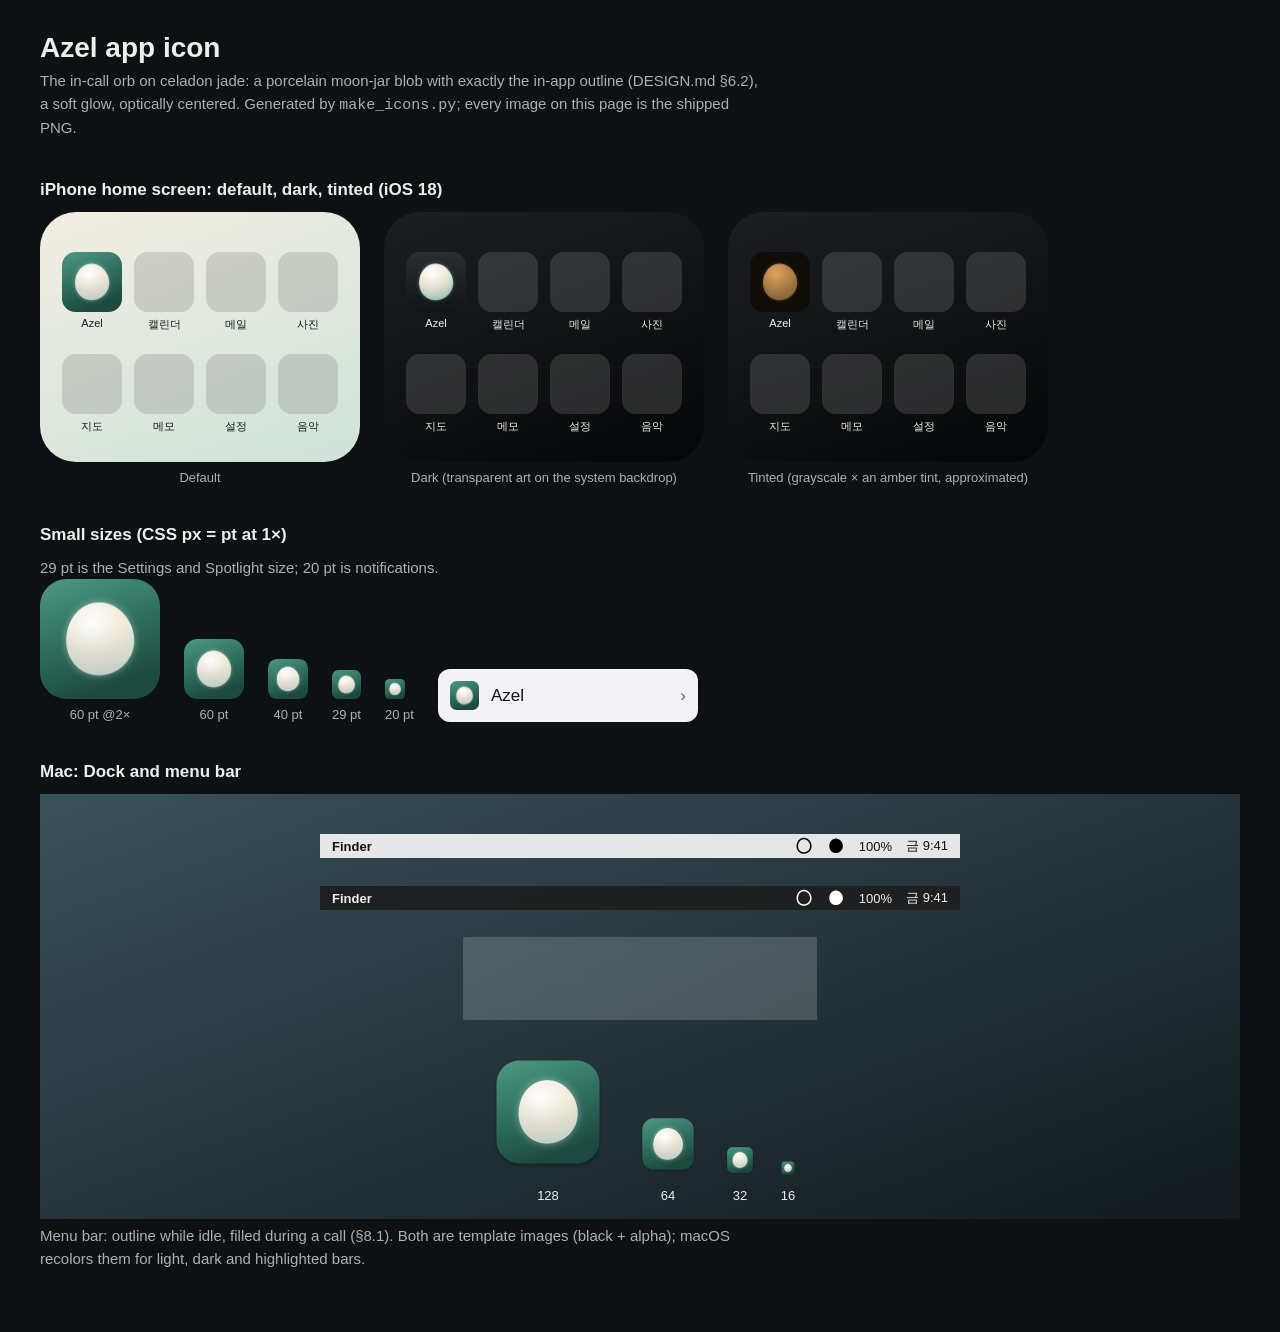
<file: assistant/design/icon/icon-preview.html>
<!doctype html>
<html lang="ko">
<head>
<meta charset="utf-8">
<meta name="viewport" content="width=device-width, initial-scale=1">
<title>Azel Icon Preview</title>
<style>
:root { --bg:#0D1113; --card:#182025; --stroke:#26313A; --text:#ECF0EC; --text2:#A9B4B0; }
* { box-sizing:border-box; margin:0; padding:0; }
body { background:var(--bg); color:var(--text); padding:32px 16px 64px;
  font-family:-apple-system, BlinkMacSystemFont, "Apple SD Gothic Neo", "Noto Sans KR", sans-serif; }
main { max-width:1200px; margin:0 auto; display:flex; flex-direction:column; gap:40px; }
h1 { font-size:28px; font-weight:600; }
h2 { font-size:17px; font-weight:600; margin-bottom:12px; }
p { color:var(--text2); font-size:15px; line-height:1.5; margin-top:6px; max-width:720px; }
.row { display:flex; flex-wrap:wrap; gap:24px; align-items:flex-end; }
.cap { font-size:13px; color:var(--text2); text-align:center; margin-top:8px; }

/* iOS home screens */
.home { width:320px; border-radius:36px; padding:40px 22px 28px; display:grid; grid-template-columns:repeat(4, 60px); justify-content:space-between; gap:22px 0; }
.home.light { background:linear-gradient(160deg, #F2EEE4, #CFE2D8); color:#14191B; }
.home.dark { background:linear-gradient(160deg, #1C1F22, #050607); color:#ECF0EC; }
.home.tint { background:linear-gradient(160deg, #1C1F22, #050607); color:#ECF0EC; }
.app { display:flex; flex-direction:column; align-items:center; gap:5px; font-size:11px; }
.ico { width:60px; height:60px; border-radius:13.5px; overflow:hidden; position:relative; flex:none; }
.ico img { width:100%; height:100%; display:block; }
.ph { background:rgba(127,127,127,.28); }
.dark .ico.azel { background:linear-gradient(180deg, #2A2E31, #121416); } /* system backdrop for dark icons */
.tint .ico.azel { background:#111315; }
.tint .ico.azel .tintlayer { position:absolute; inset:0; background:#E2A45B; mix-blend-mode:multiply; }

/* sizes */
.sizes img { display:block; }
.r { border-radius:22.37%; }

/* Mac */
.desk { border-radius:0; padding:40px 24px 16px; background:linear-gradient(160deg, #39505A, #121A1E); display:flex; flex-direction:column; align-items:center; gap:28px; }
.dock { display:flex; gap:10px; align-items:flex-end; padding:8px 12px; border-radius:20px; background:rgba(255,255,255,.18); border:1px solid rgba(255,255,255,.25); backdrop-filter:blur(20px); }
.dock .ph { width:56px; height:56px; border-radius:13px; }
.menubar { height:24px; padding:3px 12px; display:flex; align-items:center; justify-content:flex-end; gap:14px; font-size:13px; width:100%; max-width:640px; }
.menubar.light { background:rgba(246,246,246,.92); color:#111; }
.menubar.dark { background:rgba(30,30,30,.92); color:#eee; }
.desk .cap { color:#ECF0EC; }
.menubar img { width:18px; height:18px; display:block; }
.menubar.dark img { filter:invert(1); } /* what macOS does to a template image */
.menubar .sp { margin-right:auto; font-weight:600; }
</style>
</head>
<body>
<main>
  <header>
    <h1>Azel app icon</h1>
    <p>The in-call orb on celadon jade: a porcelain moon-jar blob with exactly the in-app outline (DESIGN.md §6.2), a soft glow, optically centered. Generated by <code>make_icons.py</code>; every image on this page is the shipped PNG.</p>
  </header>

  <section>
    <h2>iPhone home screen: default, dark, tinted (iOS 18)</h2>
    <div class="row">
      <div><div class="home light">
        <div class="app"><div class="ico azel"><img src="AppIcon-1024.png" alt="Azel app icon"></div>Azel</div>
        <div class="app"><div class="ico ph"></div>캘린더</div><div class="app"><div class="ico ph"></div>메일</div><div class="app"><div class="ico ph"></div>사진</div>
        <div class="app"><div class="ico ph"></div>지도</div><div class="app"><div class="ico ph"></div>메모</div><div class="app"><div class="ico ph"></div>설정</div><div class="app"><div class="ico ph"></div>음악</div>
      </div><div class="cap">Default</div></div>
      <div><div class="home dark">
        <div class="app"><div class="ico azel"><img src="AppIcon-1024-dark.png" alt="Azel app icon, dark"></div>Azel</div>
        <div class="app"><div class="ico ph"></div>캘린더</div><div class="app"><div class="ico ph"></div>메일</div><div class="app"><div class="ico ph"></div>사진</div>
        <div class="app"><div class="ico ph"></div>지도</div><div class="app"><div class="ico ph"></div>메모</div><div class="app"><div class="ico ph"></div>설정</div><div class="app"><div class="ico ph"></div>음악</div>
      </div><div class="cap">Dark (transparent art on the system backdrop)</div></div>
      <div><div class="home tint">
        <div class="app"><div class="ico azel"><img src="AppIcon-1024-tinted.png" alt="Azel app icon, tinted"><span class="tintlayer"></span></div>Azel</div>
        <div class="app"><div class="ico ph"></div>캘린더</div><div class="app"><div class="ico ph"></div>메일</div><div class="app"><div class="ico ph"></div>사진</div>
        <div class="app"><div class="ico ph"></div>지도</div><div class="app"><div class="ico ph"></div>메모</div><div class="app"><div class="ico ph"></div>설정</div><div class="app"><div class="ico ph"></div>음악</div>
      </div><div class="cap">Tinted (grayscale × an amber tint, approximated)</div></div>
    </div>
  </section>

  <section>
    <h2>Small sizes (CSS px = pt at 1×)</h2>
    <p>29 pt is the Settings and Spotlight size; 20 pt is notifications.</p>
    <div class="row sizes">
      <div><img class="r" src="AppIcon-1024.png" width="120" alt=""><div class="cap">60 pt @2×</div></div>
      <div><img class="r" src="AppIcon-1024.png" width="60" alt=""><div class="cap">60 pt</div></div>
      <div><img class="r" src="AppIcon-1024.png" width="40" alt=""><div class="cap">40 pt</div></div>
      <div><img class="r" src="AppIcon-1024.png" width="29" alt=""><div class="cap">29 pt</div></div>
      <div><img class="r" src="AppIcon-1024.png" width="20" alt=""><div class="cap">20 pt</div></div>
      <div style="background:#F2F2F7;padding:12px;border-radius:12px;display:flex;align-items:center;gap:12px;color:#111;font-size:17px;width:260px">
        <img class="r" src="AppIcon-1024.png" width="29" alt="">Azel<span style="margin-left:auto;color:#5E5E63" aria-hidden="true">›</span></div>
    </div>
  </section>

  <section>
    <h2>Mac: Dock and menu bar</h2>
    <div class="desk">
      <div class="menubar light"><span class="sp"> Finder</span><img src="MenuBarTemplate@2x.png" alt="Azel menu-bar icon"><img src="MenuBarTemplateFilled@2x.png" alt="Azel menu-bar icon, in a call"><span>100%</span><span>금 9:41</span></div>
      <div class="menubar dark"><span class="sp"> Finder</span><img src="MenuBarTemplate@2x.png" alt=""><img src="MenuBarTemplateFilled@2x.png" alt=""><span>100%</span><span>금 9:41</span></div>
      <div class="dock">
        <div class="ph"></div><div class="ph"></div>
        <img src="AppIcon-macOS-1024.png" width="64" alt="Azel macOS icon">
        <div class="ph"></div><div class="ph"></div>
      </div>
      <div class="row" style="align-items:flex-end">
        <div><img src="AppIcon-macOS-1024.png" width="128" alt=""><div class="cap">128</div></div>
        <div><img src="AppIcon-macOS-1024.png" width="64" alt=""><div class="cap">64</div></div>
        <div><img src="AppIcon-macOS-1024.png" width="32" alt=""><div class="cap">32</div></div>
        <div><img src="AppIcon-macOS-1024.png" width="16" alt=""><div class="cap">16</div></div>
      </div>
    </div>
    <p>Menu bar: outline while idle, filled during a call (§8.1). Both are template images (black + alpha); macOS recolors them for light, dark and highlighted bars.</p>
  </section>
</main>
</body>
</html>
</file>
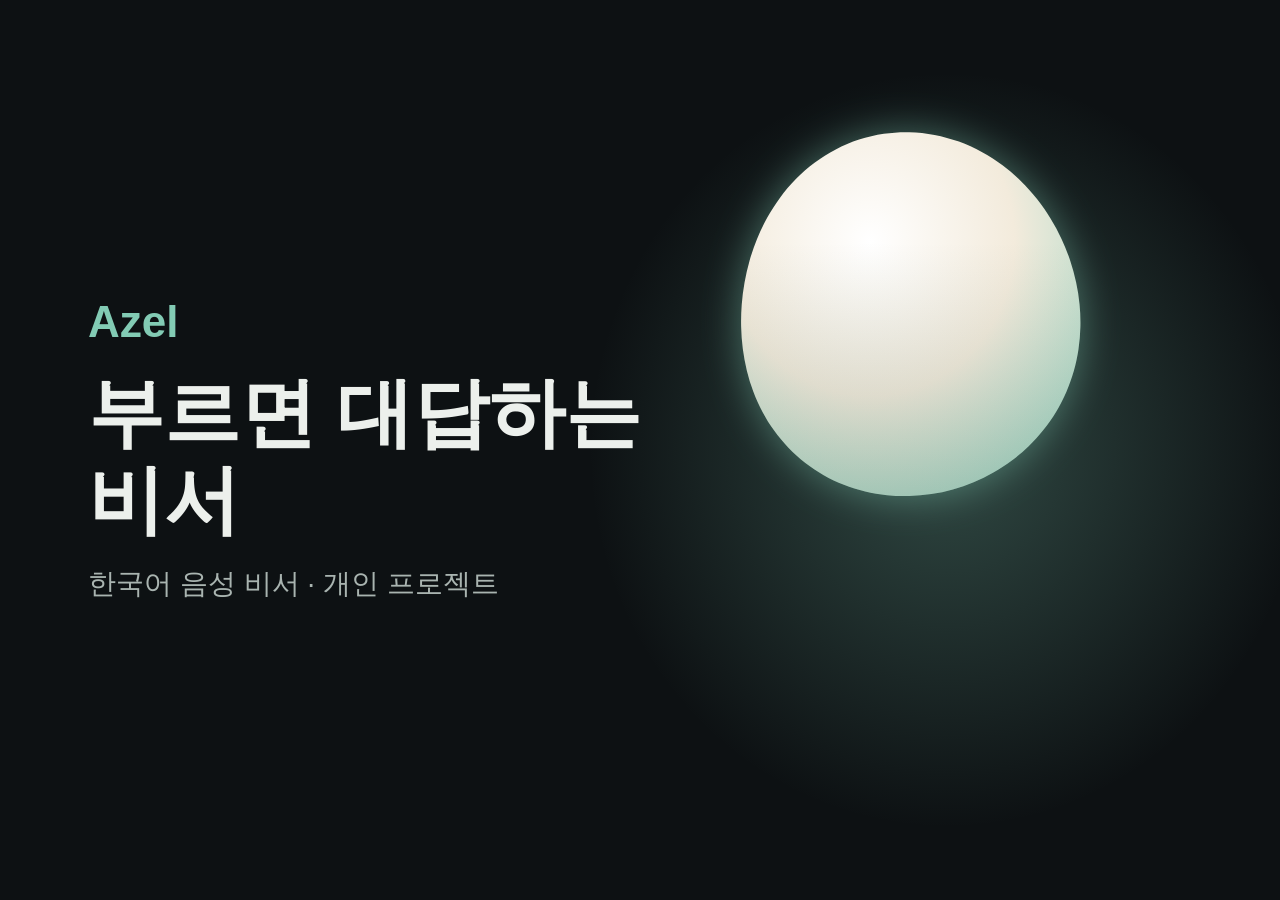
<file: assistant/design/site-assets/og.html>
<!doctype html><meta charset="utf-8">
<style>
html,body{margin:0;width:1200px;height:630px;overflow:hidden;background:#0D1113;color:#ECF0EC;
  font-family:-apple-system,"Apple SD Gothic Neo",sans-serif}
.g{position:absolute;inset:0;background:radial-gradient(40% 60% at 74% 50%,rgba(130,203,180,.30),transparent 70%)}
img{position:absolute;right:70px;top:15px;width:600px;height:600px}
.t{position:absolute;left:88px;top:0;bottom:0;display:flex;flex-direction:column;justify-content:center;gap:22px}
.w{font-size:44px;font-weight:600;color:#82CBB4}
h1{margin:0;font-size:76px;font-weight:600;line-height:1.15;word-break:keep-all;max-width:560px}
p{margin:0;font-size:28px;color:#A9B4B0}
</style>
<div class="g"></div><img src="../icon/azel-ios-dark.svg" alt="">
<div class="t"><div class="w">Azel</div><h1>부르면 대답하는 비서</h1><p>한국어 음성 비서 · 개인 프로젝트</p></div>
</file>
